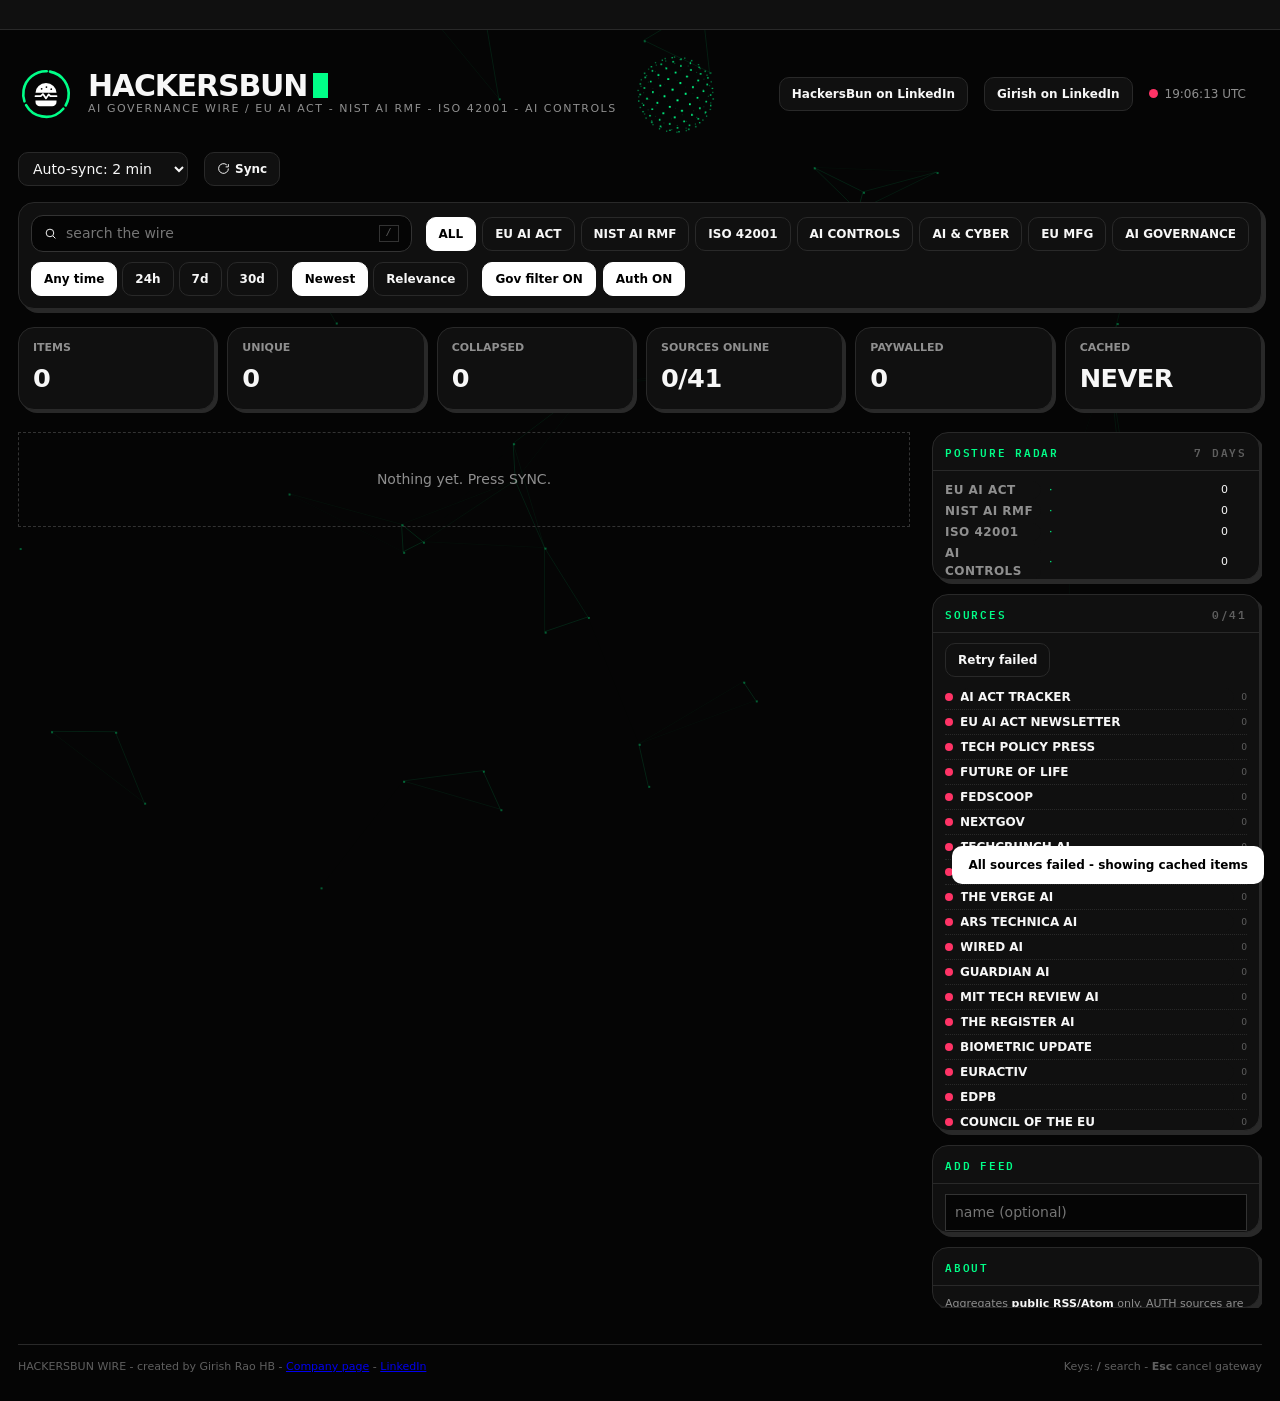
<file: index.html>
<!DOCTYPE html>
<html lang="en">
<head>
<meta charset="utf-8">
<meta name="viewport" content="width=device-width,initial-scale=1">
<title>HACKERSBUN - AI Governance Wire</title>
<link rel="icon" type="image/svg+xml" href="data:image/svg+xml,%3Csvg xmlns='http://www.w3.org/2000/svg' viewBox='0 0 256 256'%3E%3Crect width='256' height='256' rx='56' fill='%23050505'/%3E%3Ccircle cx='128' cy='128' r='96' fill='none' stroke='%2300ff88' stroke-width='14' stroke-dasharray='185 17' stroke-linecap='round' transform='rotate(-80 128 128)'/%3E%3Cpath d='M80 122A48 44 0 0 1 176 122Z M80 158H176V164A20 20 0 0 1 156 184H100A20 20 0 0 1 80 164Z' fill='%23fff'/%3E%3Cpath d='M80 138H104L114 128L128 148L140 130L148 138H176' fill='none' stroke='%23fff' stroke-width='9' stroke-linecap='round' stroke-linejoin='round'/%3E%3C/svg%3E">
<link rel="preconnect" href="https://fonts.googleapis.com"><link rel="preconnect" href="https://fonts.gstatic.com" crossorigin>
<link href="https://fonts.googleapis.com/css2?family=IBM+Plex+Mono:wght@400;500;600&family=Space+Grotesk:wght@500;700&display=swap" rel="stylesheet">
<style>
:root{--bg:#050505;--panel:#101010;--panel2:#171717;--line:#292929;--line2:#333;--txt:#f7f7f7;--dim:#8f8f8f;--mute:#5f5f5f;--g:#00ff88;--gd:#0a8f50;--amber:#ffb020;--red:#ff3366;--mono:'IBM Plex Mono',ui-monospace,Consolas,monospace;--disp:system-ui,-apple-system,'Segoe UI',Roboto,Arial,sans-serif;--sys:system-ui,-apple-system,'Segoe UI',Roboto,Arial,sans-serif}
*{box-sizing:border-box;margin:0;padding:0}
[hidden]{display:none!important}
html{background:var(--bg)}
#bg{position:fixed;inset:0;z-index:-1;pointer-events:none}
#globe{width:84px;height:84px;flex:none}
select{background:var(--panel);border:1px solid var(--line);border-radius:10px;padding:7px 10px;font-size:12px;font-weight:750;cursor:pointer}
select option{background:var(--panel)}
.row,.lead{position:relative;transform:perspective(1000px) rotateX(var(--rx,0deg)) rotateY(var(--ry,0deg))}
.row::after,.lead::after{content:"";position:absolute;inset:0;pointer-events:none;opacity:0;transition:opacity .2s;background:radial-gradient(420px circle at var(--mx,50%) var(--my,50%),rgba(0,255,136,.09),transparent 60%)}
.row:hover::after,.lead:hover::after{opacity:1}
.c.new{background:#fff;color:#000;border-color:#fff;font-weight:700}
body{background:transparent;color:var(--txt);font:14px/1.5 var(--sys);min-height:100vh;-webkit-font-smoothing:antialiased}
button,input,select{font:inherit;color:inherit}
button{cursor:pointer;background:var(--panel);border:1px solid var(--line);border-radius:10px;padding:7px 12px;font-size:12px;font-weight:750;transition:transform .12s,box-shadow .12s,background .12s,color .12s}
button:hover{border-color:#fff;transform:translate(-1px,-1px);box-shadow:3px 3px 0 #555}
button:focus-visible,input:focus-visible,a:focus-visible{outline:2px solid var(--g);outline-offset:2px}
button.on{background:#fff;color:#000;border-color:#fff}
a.btn{display:inline-block;text-decoration:none;border:1px solid var(--line);background:var(--panel);border-radius:10px;padding:7px 12px;font-size:12px;font-weight:750;color:var(--txt);transition:transform .12s,box-shadow .12s}
a.btn:hover{border-color:#fff;transform:translate(-1px,-1px);box-shadow:3px 3px 0 #555}
.logo{width:56px;height:56px;flex:none;overflow:visible}
.logo .ring{transform-origin:128px 128px;animation:spin 6s linear infinite}
@keyframes spin{to{transform:rotate(360deg)}}
.bw{display:flex;align-items:center;gap:14px}
.wrap{max-width:1280px;margin:0 auto;padding:0 18px}
.ico{width:13px;height:13px;stroke:currentColor;fill:none;stroke-width:1.8;vertical-align:-2px;margin-right:5px}
/* ticker */
#ticker{border-bottom:1px solid var(--line);background:var(--panel);overflow:hidden;white-space:nowrap;height:30px;position:relative}
#ticker .tk{display:inline-block;padding-left:100%;animation:tk 140s linear infinite}
#ticker:hover .tk{animation-play-state:paused}
#ticker button{border:0;padding:0 22px 0 0;text-transform:none;letter-spacing:0;color:var(--dim);font-size:12px;line-height:30px}
#ticker button b{color:var(--g);font-weight:500;margin-right:8px}
#ticker button:hover{color:var(--txt)}
@keyframes tk{to{transform:translateX(-100%)}}
/* masthead */
header.m{display:flex;align-items:center;gap:16px;padding:22px 0 16px;flex-wrap:wrap}
.brand{font:900 30px/1 var(--disp);letter-spacing:-.04em}
.brand i{display:inline-block;width:.5em;height:.82em;background:var(--g);margin-left:6px;vertical-align:-.06em;animation:bl 1.05s steps(1) infinite}
@keyframes bl{50%{opacity:0}}
.tag{color:var(--dim);font-size:11px;letter-spacing:.14em;text-transform:uppercase}
.sp{flex:1}
.clk{font-size:12px;color:var(--dim)}
.led{width:9px;height:9px;border-radius:50%;background:var(--g);box-shadow:0 0 0 0 rgba(60,245,133,.6);animation:pl 2s infinite;display:inline-block;margin-right:7px}
.led.busy{background:var(--amber);animation:none}.led.bad{background:var(--red);animation:none}
@keyframes pl{70%{box-shadow:0 0 0 8px rgba(60,245,133,0)}100%{box-shadow:0 0 0 0 rgba(60,245,133,0)}}
/* controls */
.ctl{border:1px solid var(--line);border-radius:16px;box-shadow:4px 4px 0 var(--line);background:var(--panel);padding:12px;display:flex;flex-wrap:wrap;gap:10px 14px;align-items:center}
.srch{flex:1 1 220px;display:flex;align-items:center;border:1px solid var(--line2);border-radius:12px;padding:0 12px;background:var(--bg)}
.srch input{flex:1;background:none;border:0;padding:7px 4px;outline:0;min-width:0}
.srch kbd{border:1px solid var(--line2);padding:0 6px;font-size:10px;color:var(--mute)}
.chips,.seg{display:flex;flex-wrap:wrap;gap:6px}
.seg button+button{margin-left:-1px}
.sw{display:flex;align-items:center;gap:7px}
.sw button.on::after{content:" ON"}.sw button:not(.on)::after{content:" OFF"}
/* stats */
.stats{display:grid;grid-template-columns:repeat(6,1fr);gap:12px;margin:18px 0 22px}
.stats span{background:var(--panel);border:1px solid var(--line);border-radius:16px;padding:12px 14px;box-shadow:3px 3px 0 var(--line);color:var(--dim);font-size:11px;font-weight:800;text-transform:uppercase}
.stats b{display:block;color:var(--txt);font-size:1.6rem;font-weight:850;margin-top:2px;letter-spacing:-.02em}
@media(max-width:820px){.stats{grid-template-columns:repeat(3,1fr)}}@media(max-width:480px){.stats{grid-template-columns:repeat(2,1fr)}}
/* layout */
.grid{display:grid;grid-template-columns:minmax(0,1fr) 330px;gap:22px;align-items:start}
aside{position:sticky;top:12px;display:flex;flex-direction:column;gap:14px;max-height:calc(100vh - 24px);overflow:auto;padding-right:2px}
.box{border:1px solid var(--line);border-radius:16px;box-shadow:4px 4px 0 var(--line);background:var(--panel);overflow:hidden}
.box h3{font:600 11px var(--mono);letter-spacing:.16em;text-transform:uppercase;color:var(--g);padding:9px 12px;border-bottom:1px solid var(--line);display:flex;justify-content:space-between}
.box h3 span{color:var(--mute)}
.box .bd{padding:10px 12px}
/* lead */
.lead{border:1px solid var(--g);border-radius:18px;box-shadow:5px 5px 0 var(--gd);background:var(--panel2);padding:22px 24px;margin-bottom:18px;position:relative}
.lead::before{content:"LEAD STORY";position:absolute;top:-9px;left:14px;background:var(--bg);color:var(--g);padding:0 8px;font-size:10px;letter-spacing:.2em}
.lead h2{font:900 28px/1.2 var(--disp);letter-spacing:-.03em;margin:10px 0}
.lead p{color:var(--dim);font-size:14px;max-width:80ch}
/* rows */
.row{display:grid;grid-template-columns:70px minmax(0,1fr);border:1px solid var(--line);border-radius:17px;overflow:hidden;box-shadow:4px 4px 0 var(--line);background:var(--panel);margin-bottom:14px;transition:transform .15s,box-shadow .15s}
.row:hover{transform:perspective(1000px) translate(-3px,-3px) rotateX(var(--rx,0deg)) rotateY(var(--ry,0deg));box-shadow:7px 7px 0 #555}
.row:has(.c.act){border-color:var(--g);box-shadow:4px 4px 0 var(--gd)}
.rail{border-right:1px solid var(--line);padding:11px 6px;text-align:center;color:var(--mute);font-size:11px;display:flex;flex-direction:column;gap:6px;align-items:center}
.rail .no{font:700 20px/1 var(--disp);color:var(--dim)}
.rail .sig{letter-spacing:-1px;color:var(--gd);font-size:11px}
.body{padding:11px 14px;min-width:0}
.meta{display:flex;flex-wrap:wrap;gap:5px;margin-bottom:6px}
.c{border:1px solid var(--line2);background:var(--panel2);border-radius:999px;font-family:var(--mono);padding:1px 9px;font-size:10px;letter-spacing:.06em;text-transform:uppercase;color:var(--dim);line-height:18px;white-space:nowrap}
.c.src{color:var(--txt);border-color:var(--mute)}
.c.top{color:var(--g);border-color:var(--gd)}
.c.act{background:var(--g);color:#000;border-color:var(--g);font-weight:600}
.c.wat{color:var(--g);border-color:var(--g)}
.c.auth{color:var(--amber);border-color:var(--amber)}
.c.tier{color:var(--txt);border-style:dashed}
.c.dupe{color:var(--txt);cursor:help}
.c.stale{color:var(--mute);border-style:dotted}
.ttl{font:850 16px/1.35 var(--disp);margin-bottom:4px}
.ex{color:var(--dim);display:-webkit-box;-webkit-line-clamp:2;-webkit-box-orient:vertical;overflow:hidden}
.act-row{display:flex;gap:8px;margin-top:9px}
.more{display:block;margin:16px auto;padding:9px 26px}
.empty,.err{border:1px dashed var(--line2);padding:36px;text-align:center;color:var(--dim)}
.sk{height:84px;border:1px solid var(--line);margin-bottom:8px;background:linear-gradient(90deg,var(--panel) 0 40%,var(--panel2) 50%,var(--panel) 60%);background-size:300% 100%;animation:sk 1.4s linear infinite}
@keyframes sk{to{background-position:-300% 0}}
/* sidebar */
.rad{display:grid;grid-template-columns:96px 1fr 26px;gap:3px 8px;font-size:11px;align-items:center}
.rad button{border:0;padding:0;text-align:left;color:var(--dim);letter-spacing:.04em}
.rad button.on{background:none;color:var(--g)}
.bar{color:var(--g);letter-spacing:-1px;overflow:hidden;white-space:nowrap}
.rad span:last-child{text-align:right;color:var(--txt)}
.srcs{list-style:none;font-size:11px}
.srcs li{display:flex;align-items:center;gap:7px;padding:3px 0;border-bottom:1px dotted var(--line)}
.srcs li button{border:0;padding:0;flex:1;text-align:left;text-transform:none;letter-spacing:0;color:var(--txt);overflow:hidden;text-overflow:ellipsis;white-space:nowrap}
.srcs li button.on{background:none;color:var(--g)}
.dot{width:8px;height:8px;border-radius:50%;background:var(--mute);flex:none}.dot.ok{background:var(--g)}.dot.no{background:var(--red)}.dot.wait{background:var(--amber)}
.srcs small{color:var(--mute)}
.srcs .x{padding:0 5px;font-size:10px}
form.add{display:flex;flex-direction:column;gap:7px}
form.add input{background:var(--bg);border:1px solid var(--line2);padding:7px 9px;outline:0;width:100%}
form.add input:focus{border-color:var(--g)}
.about{color:var(--dim);font-size:11px}
.about b{color:var(--txt)}
footer{margin:36px 0 26px;padding-top:14px;border-top:1px solid var(--line);color:var(--mute);font-size:11px;display:flex;flex-wrap:wrap;gap:8px 24px;justify-content:space-between}
#toasts{position:fixed;right:16px;bottom:16px;z-index:70;display:flex;flex-direction:column;gap:8px}
.toast{background:#fff;color:#000;font-weight:800;border-radius:10px;padding:10px 16px;font-size:12px;animation:ti .18s ease-out;max-width:340px}
@keyframes ti{from{transform:translateY(8px);opacity:0}}
/* gateway */
#gw{position:fixed;inset:0;z-index:100;background:var(--bg);display:flex;align-items:center;justify-content:center;padding:18px}
.term{width:min(420px,100%);text-align:center;border:1px solid var(--line);border-radius:20px;box-shadow:6px 6px 0 var(--line);background:var(--panel);padding:30px 24px 24px}
.term .tb{font:900 12px var(--disp);letter-spacing:.2em;color:var(--dim);margin-bottom:20px}
.spin{width:64px;height:64px;margin:0 auto 18px;border-radius:50%;border:4px solid var(--line);border-top-color:var(--g);animation:sp .8s linear infinite}
@keyframes sp{to{transform:rotate(360deg)}}
.term .big{font:900 20px var(--disp);letter-spacing:-.02em}
.term pre{font:inherit;color:var(--dim);margin:6px 0 4px;white-space:pre-wrap;word-break:break-all}
.term .ab{display:flex;gap:10px;justify-content:center;margin-top:18px;flex-wrap:wrap}
@media(max-width:960px){.grid{grid-template-columns:1fr}aside{position:static;max-height:none}}
@media(max-width:560px){.brand{font-size:26px}.lead h2{font-size:21px}.row{grid-template-columns:48px minmax(0,1fr)}.rail .no{font-size:15px}.wrap{padding:0 10px}}
@media(prefers-reduced-motion:reduce){*{animation:none!important}}
</style>
</head>
<body>
<canvas id="bg" aria-hidden="true"></canvas>
<div id="ticker" aria-label="Headline ticker"><div class="tk" id="tk"></div></div>
<div class="wrap">
  <header class="m">
    <div class="bw"><svg class="logo" viewBox="0 0 256 256" role="img" aria-label="HackersBun"><g class="ring"><circle cx="128" cy="128" r="104" fill="none" stroke="#00ff88" stroke-width="12" stroke-dasharray="199 18.4" stroke-linecap="round" transform="rotate(-80 128 128)"/></g><g fill="#fff" stroke="#fff"><path d="M80 122A48 44 0 0 1 176 122Z" stroke="none"/><path d="M80 158H176V164A20 20 0 0 1 156 184H100A20 20 0 0 1 80 164Z" stroke="none"/><path d="M80 138H104L114 128L128 148L140 130L148 138H176" fill="none" stroke-width="8" stroke-linecap="round" stroke-linejoin="round"/></g><g fill="#050505"><circle cx="108" cy="104" r="4"/><circle cx="130" cy="96" r="4"/><circle cx="152" cy="106" r="4"/></g></svg><div><div class="brand">HACKERSBUN<i></i></div><div class="tag">AI Governance Wire / EU AI Act - NIST AI RMF - ISO 42001 - AI Controls</div></div></div>
    <canvas id="globe" width="120" height="120" aria-hidden="true"></canvas>
    <div class="sp"></div>
    <a class="btn" href="https://www.linkedin.com/company/hackersbun" target="_blank" rel="noopener">HackersBun on LinkedIn</a>
    <a class="btn" href="https://www.linkedin.com/in/girishraohb/" target="_blank" rel="noopener">Girish on LinkedIn</a>
    <div class="clk"><span class="led" id="led"></span><span id="clk">--:--:-- UTC</span></div>
    <span class="clk" id="nxt"></span>
    <select id="auto" title="Auto-sync interval" aria-label="Auto-sync interval"><option value="0">Auto-sync: off</option><option value="60">Auto-sync: 60 sec</option><option value="120">Auto-sync: 2 min</option><option value="300">Auto-sync: 5 min</option><option value="900">Auto-sync: 15 min</option></select>
    <button id="sync" title="Force sync now"><svg class="ico" viewBox="0 0 24 24"><path d="M21 12a9 9 0 1 1-3-6.7M21 4v5h-5"/></svg>Sync</button>
  </header>

  <section class="ctl" aria-label="Controls">
    <label class="srch"><svg class="ico" viewBox="0 0 24 24"><circle cx="11" cy="11" r="7"/><path d="M21 21l-4.3-4.3"/></svg><input id="q" placeholder="search the wire" autocomplete="off" aria-label="Search"><kbd>/</kbd></label>
    <div class="chips" id="chips"></div>
    <div class="seg" id="rng"><button data-r="0" class="on">Any time</button><button data-r="1">24h</button><button data-r="7">7d</button><button data-r="30">30d</button></div>
    <div class="seg"><button id="sNew" class="on">Newest</button><button id="sRel">Relevance</button></div>
    <div class="sw"><button id="tGov" class="on" title="Hide items that match no governance topic">Gov filter</button><button id="tAuth" class="on" title="Include authenticated / paywalled sources">Auth</button></div>
  </section>
  <div class="stats" id="stats"></div>

  <div class="grid">
    <main>
      <div id="lead"></div><div id="docket"></div><button class="more" id="more" hidden>Load more</button>
    </main>
    <aside>
      <div class="box"><h3>Posture radar <span>7 days</span></h3><div class="bd"><div class="rad" id="radar"></div>
        <div style="margin-top:10px;display:flex;gap:8px;flex-wrap:wrap"><button id="brief" title="Copy a brief of the top ACTION items, with gateway links">Copy brief</button><button id="expC" title="Export the current view as CSV">CSV</button><button id="expJ" title="Export the current view as JSON">JSON</button></div></div></div>
      <div class="box"><h3>Sources <span id="srcN"></span></h3><div class="bd"><button id="retry" style="margin-bottom:8px" title="Re-fetch only the sources that failed">Retry failed</button><ul class="srcs" id="srcs"></ul></div></div>
      <div class="box"><h3>Add feed</h3><div class="bd"><form class="add" id="addf"><input id="fn" placeholder="name (optional)" maxlength="30"><input id="fu" placeholder="https://example.com/feed.xml" required><button>Add source</button></form></div></div>
      <div class="box"><h3>About</h3><div class="bd about">Aggregates <b>public RSS/Atom</b> only. AUTH sources are listed but never bypassed: OPEN lands on the publisher where your own subscription applies. Tier hints are keyword heuristics, not legal classification.</div></div>
    </aside>
  </div>
  <footer><span>HACKERSBUN WIRE - created by Girish Rao HB - <a href="https://www.linkedin.com/company/hackersbun" target="_blank" rel="noopener">Company page</a> - <a href="https://www.linkedin.com/in/girishraohb/" target="_blank" rel="noopener">LinkedIn</a></span><span>Keys: <b>/</b> search - <b>Esc</b> cancel gateway</span></footer>
</div>
<div id="toasts" aria-live="polite"></div>
<div id="gw" hidden role="dialog" aria-modal="true" aria-label="Hackersbun gateway"></div>

<script>
'use strict';
/* ===== FEED REGISTRY (edit freely). Dead URLs are harmless: they show a red dot. ===== */
const FEEDS=[
 {name:'AI ACT TRACKER',url:'https://artificialintelligenceact.eu/feed/'},
 {name:'EU AI ACT NEWSLETTER',url:'https://artificialintelligenceact.substack.com/feed'},
 {name:'TECH POLICY PRESS',url:'https://www.techpolicy.press/feed/'},
 {name:'FUTURE OF LIFE',url:'https://futureoflife.org/feed/'},
 {name:'FEDSCOOP',url:'https://fedscoop.com/feed/'},
 {name:'NEXTGOV',url:'https://www.nextgov.com/rss/all/'},
 {name:'TECHCRUNCH AI',url:'https://techcrunch.com/category/artificial-intelligence/feed/'},
 {name:'VENTUREBEAT AI',url:'https://venturebeat.com/category/ai/feed/'},
 {name:'THE VERGE AI',url:'https://www.theverge.com/rss/ai-artificial-intelligence/index.xml'},
 {name:'ARS TECHNICA AI',url:'https://arstechnica.com/ai/feed/'},
 {name:'WIRED AI',url:'https://www.wired.com/feed/tag/ai/latest/rss'},
 {name:'GUARDIAN AI',url:'https://www.theguardian.com/technology/artificialintelligenceai/rss'},
 {name:'MIT TECH REVIEW AI',url:'https://www.technologyreview.com/topic/artificial-intelligence/feed'},
 {name:'THE REGISTER AI',url:'https://www.theregister.com/software/ai_ml/headlines.atom'},
 {name:'BIOMETRIC UPDATE',url:'https://www.biometricupdate.com/feed'},
 {name:'EURACTIV',url:'https://www.euractiv.com/feed/'},
 {name:'EDPB',url:'https://edpb.europa.eu/feed/news_en'},
 {name:'COUNCIL OF THE EU',url:'https://www.consilium.europa.eu/en/rss/pressreleases.ashx'},
 {name:'EU PARLIAMENT',url:'https://www.europarl.europa.eu/rss/doc/press-releases/en.xml'},
 {name:'EU PARLIAMENT TOP',url:'https://www.europarl.europa.eu/rss/doc/top-stories/en.xml'},
 {name:'CNIL (EN)',url:'https://www.cnil.fr/en/rss.xml'},
 {name:'NIST',url:'https://www.nist.gov/news-events/news/rss.xml'},
 {name:'NCSC UK',url:'https://www.ncsc.gov.uk/api/1/services/v1/news-rss-feed.xml'},
 {name:'KREBS ON SECURITY',url:'https://krebsonsecurity.com/feed/'},
 {name:'SECURITYWEEK',url:'https://www.securityweek.com/feed/'},
 {name:'WIRED SECURITY',url:'https://www.wired.com/feed/category/security/latest/rss'},
 {name:'CSO ONLINE',url:'https://www.csoonline.com/feed/'},
 {name:'INFOSECURITY MAG',url:'https://www.infosecurity-magazine.com/rss/news/'},
 {name:'HELP NET SECURITY',url:'https://www.helpnetsecurity.com/feed/'},
 {name:'AWS SECURITY BLOG',url:'https://aws.amazon.com/blogs/security/feed/'},
 {name:'CISA ADVISORIES',url:'https://www.cisa.gov/cybersecurity-advisories/all.xml'},
 {name:'MICROSOFT SECURITY',url:'https://www.microsoft.com/en-us/security/blog/feed/'},
 {name:'SCHNEIER',url:'https://www.schneier.com/feed/atom/'},
 {name:'THE HACKER NEWS',url:'https://feeds.feedburner.com/TheHackersNews'},
 {name:'BLEEPINGCOMPUTER',url:'https://www.bleepingcomputer.com/feed/'},
 {name:'DARK READING',url:'https://www.darkreading.com/rss.xml'},
 {name:'CLOUD SECURITY ALLIANCE',url:'https://cloudsecurityalliance.org/blog/feed/'},
 {name:'OPENAI NEWS',url:'https://openai.com/news/rss.xml'},
 {name:'GOOGLE DEEPMIND',url:'https://deepmind.google/blog/rss.xml'},
 {name:'HUGGING FACE',url:'https://huggingface.co/blog/feed.xml'},
 {name:'IAPP',url:'https://iapp.org/rss/feed.xml',auth:true}
];
const LOCAL_PORT=8787, TTL=30*60e3, TIMEOUT=9000, PER_FEED=15, PAGE=30, POOL=6, CACHE_KEY='hb.cache.v4', CUSTOM_KEY='hb.custom.v1', STICKY_KEY='hb.sticky.v1';
const LOCAL_PROXY=location.protocol==='file:'?`http://localhost:${LOCAL_PORT}/proxy?url=`:(/^(localhost|127\.0\.0\.1)$/.test(location.hostname)?location.origin+'/proxy?url=':'');

/* ===== RELEVANCE TABLES ===== */
const TOPICS={
 'EU AI ACT':{'eu ai act':12,'ai act':8,'ai office':7,'gpai':7,'general purpose ai':7,'high risk ai':6,'implementing act':6,'digital omnibus':7,'code of practice':4,'harmonised standard':5,'conformity assessment':6,'ce marking':4,'market surveillance':4,'prohibited ai':6,'european commission':2,'member states':2,'brussels':2},
 'NIST AI RMF':{'ai rmf':12,'ai risk management framework':12,'nist':7,'genai profile':8,'ai safety institute':6,'aisi':5,'risk management framework':6,'csrc':5,'executive order':3,'omb':3},
 'ISO 42001':{'iso iec 42001':12,'iso 42001':12,'iso42001':12,'ai management system':9,'management system':4,'certification':3,'certified':3,'accreditation':3,'iso':2,'iec':2},
 'AI CONTROLS':{'ai controls':12,'ai audit':9,'ai assurance':9,'model risk':8,'control framework':6,'guardrails':6,'red teaming':6,'red team':5,'risk assessment':4,'regulatory sandbox':4,'incident response':3,'controls':3,'audit':2},
 'AI & CYBER':{'data breach':8,'breach':4,'ransomware':6,'cyberattack':6,'cyber attack':6,'malware':4,'exploited':5,'exploit':3,'supply chain attack':7,'threat actor':5,'critical vulnerability':6,'cve':3,'phishing':3,'shadow ai':10,'prompt injection':9,'jailbreak':7,'model theft':7,'data poisoning':8,'ai agent':4,'ai agents':4,'mcp server':6,'data leakage':6,'ai supply chain':7,'llm':3,'vulnerability':2,'zero day':3,'ai security':9},
 'EU MFG':{'manufacturer':8,'placed on the market':8,'machinery regulation':8,'general product safety':8,'provider obligations':9,'product safety':6,'importer':5,'distributor':5,'deployer':5,'penalties':5,'obligations':3,'enforcement':3,'recall':3},
 'AI GOVERNANCE':{'ai governance':12,'responsible ai':7,'trustworthy ai':7,'ai ethics':6,'ai policy':6,'oversight':5,'accountability':5,'governance':4,'ai safety':4,'gdpr':4,'regulator':4,'ai risk':4,'regulation':3,'transparency':3,'data protection':3,'board':2}
};
const TOPIC_LIST=Object.keys(TOPICS);
const TIERS=[['PROHIBITED',/(prohibited ai|social scoring|emotion recognition|subliminal|untargeted scraping|real time biometric)/],['HIGH-RISK',/(high risk ai|conformity assessment|annex iii|critical infrastructure|medical device|machinery regulation)/],['GPAI',/(gpai|general purpose ai|foundation model|systemic risk)/],['TRANSPARENCY',/(deepfake|chatbot|transparency obligation|watermark|synthetic content)/]];
const ACTION_RX=/(deadline|enters? into force|comes? into (effect|force)|takes effect|postpone|delay|final text|adopted|guidelines|consultation|template|fined?|penalt|enforcement|call for|mandatory|standard published|omnibus)/;
const STOP=new Set('a an the of to in on for and or with by at from as is are was be this that it its how why what new says will after over into about'.split(' '));

/* ===== STATE ===== */
const $=s=>document.querySelector(s);
const S={items:[],raw:{},health:{},topic:'ALL',q:'',sort:'new',gov:true,auth:true,src:null,page:1,syncedAt:0,stats:{items:0,unique:0,collapsed:0},syncing:false,booted:false,range:0,lastVisit:+localStorage.getItem('hb.visit')||0};
try{const u=JSON.parse(localStorage.getItem('hb.ui'));if(u)for(const k of['sort','gov','auth','topic','range'])if(k in u)S[k]=u[k]}catch{}
const saveUI=()=>localStorage.setItem('hb.ui',JSON.stringify({sort:S.sort,gov:S.gov,auth:S.auth,topic:S.topic,range:S.range}));
const OPTIONS_AUTO=localStorage.getItem('hb.auto');let autoSec=OPTIONS_AUTO===null?120:+OPTIONS_AUTO,nextAt=0,autoT;
let sticky=localStorage.getItem(STICKY_KEY)||'', localDown=false;
const custom=()=>{try{return JSON.parse(localStorage.getItem(CUSTOM_KEY))||[]}catch{return[]}};
const allFeeds=()=>FEEDS.concat(custom().map(f=>({...f,custom:true})));

/* ===== DOM HELPERS (no innerHTML with feed data) ===== */
function h(tag,props,...kids){const e=document.createElement(tag);for(const k in props||{}){const v=props[k];if(k==='class')e.className=v;else if(k.startsWith('on'))e.addEventListener(k.slice(2),v);else if(v!==false&&v!=null)e.setAttribute(k,v===true?'':v)}for(const c of kids.flat())if(c!=null)e.append(c.nodeType?c:document.createTextNode(c));return e}
function toast(m){const t=h('div',{class:'toast'},m);$('#toasts').append(t);setTimeout(()=>t.remove(),2600)}
const IC={open:'<path d="M14 4h6v6M20 4l-9 9M18 14v5H5V6h5"/>',copy:'<rect x="9" y="9" width="11" height="11"/><path d="M5 15V5h10"/>'};
function ico(n){const s=document.createElementNS('http://www.w3.org/2000/svg','svg');s.setAttribute('class','ico');s.setAttribute('viewBox','0 0 24 24');s.innerHTML=IC[n];return s}

/* ===== CLEANING ===== */
function decode(s){const d=new DOMParser().parseFromString(String(s||''),'text/html');d.querySelectorAll('script,style').forEach(n=>n.remove());return d.body.textContent||''}
function clean(s,max){let t=decode(s);if(/&(#\d+|#x[\da-f]+|[a-z]+);/i.test(t))t=decode(t);
 t=t.replace(/\s+/g,' ').replace(/\s+([,.;:!?])/g,'$1').replace(/\[(…|\.\.\.)\]/g,'')
  .replace(/\s*The post .{0,300}? appeared first on .*$/i,'').replace(/\s*(Read more|Continue reading|Click here)[^.]{0,60}(…|\.\.\.|»)?\s*$/i,'')
  .replace(/^[\s\-–—•·*]+/,'').trim();
 if(t)t=t[0].toUpperCase()+t.slice(1);
 if(max&&t.length>max){t=t.slice(0,max);const i=t.lastIndexOf(' ');t=(i>max*.6?t.slice(0,i):t).replace(/[\s,;:.\-]+$/,'')+'…'}
 return t}
function cleanUrl(u){try{const x=new URL(String(u).trim());if(!/^https?:$/.test(x.protocol))return null;[...x.searchParams.keys()].forEach(k=>{if(/^(utm_|mc_)/i.test(k)||/^(fbclid|gclid|ref|ref_src|igshid)$/i.test(k))x.searchParams.delete(k)});x.hash='';return x.href}catch{return null}}
const linkKey=u=>u.replace(/^https?:\/\/(www\.)?/,'').replace(/\/+$/,'').toLowerCase();
const toks=t=>t.toLowerCase().replace(/[^a-z0-9]+/g,' ').split(' ').filter(w=>w&&!STOP.has(w));

/* ===== PARSING ===== */
const kid=(n,...names)=>[...n.children].find(c=>names.includes(c.localName));
function parseXML(t){const d=new DOMParser().parseFromString(t,'text/xml');if(d.querySelector('parsererror'))throw Error('xml');
 let nodes=[...d.getElementsByTagName('item')];if(!nodes.length)nodes=[...d.getElementsByTagName('entry')];
 if(!nodes.length&&!d.querySelector('rss,feed,RDF'))throw Error('not a feed');
 return nodes.map(n=>{let link='';const l=[...n.children].filter(c=>c.localName==='link');
  if(l.length){const a=l.find(x=>(x.getAttribute('rel')||'alternate')==='alternate')||l[0];link=a.getAttribute('href')||a.textContent}
  if(!link){const g=kid(n,'guid','id');if(g&&/^https?:/.test(g.textContent.trim()))link=g.textContent.trim()}
  const g=(...a)=>{const e=kid(n,...a);return e?e.textContent:''};
  return{title:g('title'),link,date:g('pubDate','published','updated','date'),desc:g('encoded')||g('description','summary','content')}})}
function parseR2J(j){if(j.status!=='ok'||!Array.isArray(j.items))throw Error('r2j');return j.items.map(i=>({title:i.title,link:i.link,date:i.pubDate?String(i.pubDate).replace(' ','T')+'Z':'',desc:i.description||i.content}))}

/* ===== FETCH CHAIN (sticky, 9s timeout) ===== */
const GW={local:u=>LOCAL_PROXY+encodeURIComponent(u),allorigins:u=>'https://api.allorigins.win/raw?url='+encodeURIComponent(u),rss2json:u=>'https://api.rss2json.com/v1/api.json?rss_url='+encodeURIComponent(u),corsproxy:u=>'https://corsproxy.io/?url='+encodeURIComponent(u)};
function chain(){const g=[];if(LOCAL_PROXY&&!localDown)g.push('local');g.push('allorigins','rss2json','corsproxy');const i=g.indexOf(sticky);if(i>0){g.splice(i,1);g.unshift(sticky)}return g}
async function attempt(gw,url){const c=new AbortController(),t=setTimeout(()=>c.abort(),TIMEOUT);
 try{const r=await fetch(GW[gw](url),{signal:c.signal});if(!r.ok)throw Error('http '+r.status);
  const t=await r.text();return t.trimStart()[0]==='{'?parseR2J(JSON.parse(t)):parseXML(t)}
 catch(e){if(gw==='local'&&e.name!=='AbortError'&&e instanceof TypeError)localDown=true;throw e}finally{clearTimeout(t)}}
async function fetchFeed(f){const t0=performance.now();let last;
 for(const gw of chain()){try{const raw=await attempt(gw,f.url);if(gw!==sticky){sticky=gw;localStorage.setItem(STICKY_KEY,gw)}
   return{raw,via:gw,ms:Math.round(performance.now()-t0)}}catch(e){last=e}}
 throw last||Error('failed')}
function normalise(raw,f){const out=[];for(const r of raw){const link=cleanUrl(r.link),title=clean(r.title,150);if(!link||!title)continue;
  const ts=Date.parse(r.date)||0;out.push({title,full:clean(r.desc,700),excerpt:clean(r.desc,260),link,ts:ts>Date.now()+864e5?Date.now():ts,source:f.name,auth:!!f.auth});if(out.length>=PER_FEED)break}return out}

/* ===== SCORING ===== */
const pad=t=>' '+t.toLowerCase().replace(/[^a-z0-9]+/g,' ').trim()+' ';
function score(it){const T=pad(it.title),B=pad(it.full||it.excerpt);let best=['GENERAL',0,[]];
 for(const tp of TOPIC_LIST){let s=0;const hits=[];for(const k in TOPICS[tp]){const w=TOPICS[tp][k],a=' '+k+' ',b=' '+k+'s ';let m=0;if(T.includes(a)||T.includes(b))m+=2*w;if(B.includes(a)||B.includes(b))m+=w;if(m){s+=m;hits.push([k,w])}}
  if(s>best[1])best=[tp,s,hits]}
 const all=T+B;it.topic=best[1]>=4?best[0]:'GENERAL';it.score=best[1];
 it.tags=best[2].sort((a,b)=>b[1]-a[1]).slice(0,3).map(x=>x[0]);
 it.tier=(TIERS.find(t=>t[1].test(all))||[])[0]||'';
 it.signal=it.topic==='GENERAL'?'':ACTION_RX.test(all)&&it.score>=6?'ACTION':it.score>=12?'WATCH':'FYI'}

/* ===== DEDUPE ===== */
function dedupe(list){list.sort((a,b)=>b.ts-a.ts);const keep=[],lk=new Map(),tk=new Map();let col=0;
 for(const it of list){const l=linkKey(it.link),tt=toks(it.title),k=tt.slice(0,10).join(' '),set=new Set(tt);let k0=lk.get(l)||(k&&tk.get(k));
  if(!k0)for(const c of keep){const cs=c._set;let n=0;for(const w of set)if(cs.has(w))n++;const u=set.size+cs.size-n;if(u&&n/u>=.72){k0=c;break}}
  if(k0){(k0.dupes=k0.dupes||[]).push(it.source);col++;continue}
  it._set=set;keep.push(it);lk.set(l,it);if(k)tk.set(k,it)}
 return{keep,col}}

/* ===== BUILD / SYNC ===== */
function rebuild(){const all=[];let n=0;for(const f of allFeeds()){const r=S.raw[f.url];if(r){n+=r.length;all.push(...r.map(x=>({...x,source:f.name,auth:!!f.auth,stale:!!(S.health[f.url]&&S.health[f.url].stale)})))}}
 all.forEach(score);const d=dedupe(all);S.items=d.keep;S.stats={items:n,unique:d.keep.length,collapsed:d.col};render()}
function saveCache(){try{localStorage.setItem(CACHE_KEY,JSON.stringify({t:S.syncedAt,raw:S.raw,health:S.health}))}catch{}}
function loadCache(){try{const c=JSON.parse(localStorage.getItem(CACHE_KEY));if(c&&c.raw){S.raw=c.raw;S.health=c.health||{};S.syncedAt=c.t||0;return true}}catch{}return false}
async function sync(force,only){if(S.syncing)return;if(!force&&S.syncedAt&&Date.now()-S.syncedAt<TTL)return;
 S.syncing=true;localDown=false;setLed('busy');$('#sync').disabled=true;arm();const before=new Set(S.items.map(i=>i.link));let done=0;
 const feeds=only?allFeeds().filter(f=>!(S.health[f.url]&&S.health[f.url].ok)):allFeeds();feeds.forEach(f=>{S.health[f.url]={...(S.health[f.url]||{}),wait:true}});renderSources();
 let i=0,ok=0;const worker=async()=>{while(i<feeds.length){const f=feeds[i++];
   try{const{raw,via,ms}=await fetchFeed(f);S.raw[f.url]=normalise(raw,f);S.health[f.url]={ok:true,via,ms,count:S.raw[f.url].length};ok++}
   catch(e){const had=(S.raw[f.url]||[]).length;S.health[f.url]={ok:false,stale:had>0,count:had,err:String(e.message||e)}}
   if(++done%8===0)rebuild();renderSources()}};
 await Promise.all(Array.from({length:POOL},worker));
 S.live=ok>0;if(ok)S.syncedAt=Date.now();saveCache();S.syncing=false;$('#sync').disabled=false;
 setLed(ok?'':'bad');rebuild();const fresh=before.size?S.items.filter(i=>i.topic!=='GENERAL'&&!before.has(i.link)).length:0;
 toast(!ok?'All sources failed - showing cached items':`Synced ${ok}/${feeds.length} sources via ${sticky||'n/a'}`+(fresh?` - ${fresh} new item${fresh>1?'s':''}`:''))}
function arm(){clearInterval(autoT);$('#nxt').textContent='';if(!autoSec)return;nextAt=Date.now()+autoSec*1000;
 autoT=setInterval(()=>{if(S.syncing)return;const l=Math.round((nextAt-Date.now())/1000);if(l<=0)sync(true);else $('#nxt').textContent='NEXT '+Math.floor(l/60)+':'+String(l%60).padStart(2,'0')},1000)}
function setTitle(){const n=S.lastVisit?S.items.filter(i=>i.topic!=='GENERAL'&&i.ts>S.lastVisit).length:0;document.title=(n?`(${n}) `:'')+'HACKERSBUN - AI Governance Wire'}
function dl(name,text,type){const a=h('a',{href:URL.createObjectURL(new Blob([text],{type})),download:name});document.body.append(a);a.click();a.remove();toast('Exported '+name)}
function exportView(kind){const l=filtered();if(!l.length)return toast('Nothing to export');const rows=l.map(i=>({published:i.ts?new Date(i.ts).toISOString():'',source:i.source,topic:i.topic,signal:i.signal,tier:i.tier,title:i.title,url:i.link,gateway:gwUrl(i.link)}));
 const d=new Date().toISOString().slice(0,10);if(kind==='json')return dl(`hackersbun-${d}.json`,JSON.stringify(rows,null,2),'application/json');
 const q=v=>'"'+(/^[=+\-@]/.test(v)?"'"+v:v).replace(/"/g,'""')+'"',k=Object.keys(rows[0]);dl(`hackersbun-${d}.csv`,[k.join(','),...rows.map(r=>k.map(c=>q(String(r[c]))).join(','))].join('\r\n'),'text/csv')}
function setLed(c){$('#led').className='led '+c}

/* ===== VIEW ===== */
const age=ts=>{if(!ts)return'--';const s=Math.max(0,(Date.now()-ts)/1000);return s<60?'now':s<3600?Math.floor(s/60)+'m':s<86400?Math.floor(s/3600)+'h':Math.floor(s/86400)+'d'};
function filtered(){const q=S.q.toLowerCase().trim();let l=S.items.filter(it=>{
  if(S.gov&&it.topic==='GENERAL')return false;if(!S.auth&&it.auth)return false;if(S.topic!=='ALL'&&it.topic!==S.topic)return false;if(S.src&&it.source!==S.src)return false;if(S.range&&it.ts<Date.now()-S.range*864e5)return false;
  if(q&&!(it.title+' '+it.excerpt+' '+it.source+' '+it.tags.join(' ')).toLowerCase().includes(q))return false;return true});
 if(S.sort==='rel')l=l.slice().sort((a,b)=>b.score-a.score||b.ts-a.ts);return l}
const b64=s=>{let b='';for(const x of new TextEncoder().encode(s))b+=String.fromCharCode(x);return btoa(b).replace(/\+/g,'-').replace(/\//g,'_').replace(/=+$/,'')};
const unb64=s=>{s=s.replace(/-/g,'+').replace(/_/g,'/');while(s.length%4)s+='=';const b=atob(s);return new TextDecoder().decode(Uint8Array.from(b,c=>c.charCodeAt(0)))};
const base=()=>location.href.split('#')[0];
/* Set SHARE_BASE to where you host index.html (e.g. your Netlify URL) so links copied to Teams work for colleagues. Empty = this page. */
const SHARE_BASE='https://kbgirishhb.github.io/hackersbun_AIGOV/';
const gwUrl=t=>(SHARE_BASE||base())+'#/go/'+b64(t);
function openGw(t){const w=window.open(gwUrl(t),'_blank');if(w)w.opener=null;else toast('Popup blocked - allow popups or use COPY')}
function copy(text){const ok=()=>toast('Gateway link copied');if(navigator.clipboard&&window.isSecureContext)navigator.clipboard.writeText(text).then(ok,()=>fb());else fb();
 function fb(){const a=h('textarea',{style:'position:fixed;opacity:0'});a.value=text;document.body.append(a);a.select();try{document.execCommand('copy')?ok():toast('Copy failed')}catch{toast('Copy failed')}a.remove()}}
function chips(it){const m=[h('span',{class:'c src'},it.source)];if(S.lastVisit&&it.ts>S.lastVisit)m.unshift(h('span',{class:'c new',title:'Published since your last visit'},'NEW'));
 if(it.topic!=='GENERAL')m.push(h('span',{class:'c top'},it.topic));else m.push(h('span',{class:'c'},'GENERAL'));
 if(it.signal==='ACTION')m.push(h('span',{class:'c act'},'ACTION'));else if(it.signal==='WATCH')m.push(h('span',{class:'c wat'},'WATCH'));
 if(it.tier)m.push(h('span',{class:'c tier',title:'Indicative EU AI Act tier hint from keywords'},'TIER '+it.tier));
 it.tags.forEach(t=>m.push(h('span',{class:'c'},'#'+t)));
 if(it.auth)m.push(h('span',{class:'c auth',title:'Authenticated source - your own subscription applies at the destination'},'AUTH'));
 if(it.stale)m.push(h('span',{class:'c stale',title:'Source failed on last sync; showing cached copy'},'CACHED'));
 if(it.dupes)m.push(h('span',{class:'c dupe',title:'Also reported by: '+[...new Set(it.dupes)].join(', ')},'+'+it.dupes.length+' DUPES'));return m}
const actions=it=>h('div',{class:'act-row'},h('button',{onclick:()=>openGw(it.link),'aria-label':'Open '+it.title},ico('open'),'Open'),h('button',{onclick:()=>teamsCopy(it),title:'Copy as a Teams-ready post','aria-label':'Copy as Teams post'},ico('copy'),'Copy'));
/* Teams post: bold heading, 2-line summary ending "... Read More", then the gateway URL. Rich HTML + plain-text fallback via selection copy. */
function teamsCopy(it){const url=gwUrl(it.link);let ex=it.excerpt.replace(/…$/,'');if(ex.length>175){ex=ex.slice(0,175);ex=ex.slice(0,ex.lastIndexOf(' '))}ex=ex.replace(/[\s,;:.\-]+$/,'');
 const box=h('div',{style:'position:fixed;left:-9999px;top:0;user-select:text;background:#fff;color:#000'},h('h2',{},it.title),h('p',{},ex+'... ',h('a',{href:url},'Read More')),h('p',{},h('a',{href:url},url)));
 document.body.append(box);const r=document.createRange();r.selectNodeContents(box);const s=getSelection();s.removeAllRanges();s.addRange(r);
 let ok=false;try{ok=document.execCommand('copy')}catch{}s.removeAllRanges();box.remove();
 if(ok)toast('Copied - paste into Teams');else copy(it.title+'\n\n'+ex+'... Read More\n'+url)}
const sigbar=s=>{const n=Math.min(5,Math.max(1,Math.round(s/6)));return'▮'.repeat(n)+'▯'.repeat(5-n)};
function render(){const l=filtered(),shown=l.slice(0,S.page*PAGE);const lead=$('#lead'),dk=$('#docket');lead.replaceChildren();dk.replaceChildren();
 if(!l.length){dk.append(S.syncing&&!S.items.length?skel():h('div',{class:'empty'},S.items.length?'No items match the current filters. Try turning GOV FILTER off.':'Nothing yet. Press SYNC.'))}
 else{const t=shown[0];lead.append(h('div',{class:'lead'},h('div',{class:'meta'},chips(t),h('span',{class:'c'},age(t.ts)+' ago')),h('h2',{},t.title),h('p',{},t.excerpt),actions(t)));
  shown.slice(1).forEach((it,i)=>dk.append(h('article',{class:'row'},h('div',{class:'rail'},h('div',{class:'no'},String(i+2).padStart(2,'0')),h('div',{},age(it.ts)),h('div',{class:'sig',title:'Relevance '+it.score},sigbar(it.score))),
    h('div',{class:'body'},h('div',{class:'meta'},chips(it)),h('div',{class:'ttl'},it.title),h('div',{class:'ex'},it.excerpt),actions(it)))))}
 $('#more').hidden=shown.length>=l.length;
 const hv=Object.values(S.health),on=hv.filter(x=>x.ok||x.stale).length;
 $('#stats').replaceChildren(...[['Items',S.stats.items],['Unique',S.stats.unique],['Collapsed',S.stats.collapsed],['Sources online',on+'/'+allFeeds().length],['Paywalled',S.items.filter(i=>i.auth).length],[S.live?'LIVE':'CACHED',S.syncedAt?age(S.syncedAt)+' ago':'never']].map(([k,v])=>h('span',{},k,h('b',{},String(v)))));
 renderChips();renderRadar();renderTicker();setTitle();saveUI()}
const skel=()=>h('div',{},...Array.from({length:6},()=>h('div',{class:'sk'})));
function renderChips(){const c=$('#chips');c.replaceChildren(...['ALL',...TOPIC_LIST].map(t=>h('button',{class:S.topic===t?'on':'',onclick:()=>{S.topic=t;S.page=1;render()}},t)))}
function renderRadar(){const week=Date.now()-7*864e5,cnt={};TOPIC_LIST.forEach(t=>cnt[t]=0);let act=0;S.items.forEach(i=>{if(i.topic!=='GENERAL'&&i.ts>week){cnt[i.topic]++;if(i.signal==='ACTION')act++}});
 const mx=Math.max(1,...Object.values(cnt)),r=$('#radar');r.replaceChildren();
 TOPIC_LIST.forEach(t=>r.append(h('button',{class:S.topic===t?'on':'',onclick:()=>{S.topic=S.topic===t?'ALL':t;S.page=1;render()}},t),h('span',{class:'bar'},'█'.repeat(Math.round(cnt[t]/mx*14))||'·'),h('span',{},String(cnt[t]))));
 r.append(h('span',{style:'grid-column:1/3;color:var(--g);margin-top:6px'},'ACTION ITEMS (7d)'),h('span',{style:'margin-top:6px'},String(act)))}
function renderSources(){const ul=$('#srcs');ul.replaceChildren();const fs=allFeeds();let on=0;
 fs.forEach(f=>{const hl=S.health[f.url]||{};if(hl.ok)on++;const cnt=(S.items.filter(i=>i.source===f.name).length);
  ul.append(h('li',{},h('span',{class:'dot '+(hl.wait?'wait':hl.ok?'ok':hl.ok===false?'no':''),title:hl.ok?`via ${hl.via} in ${hl.ms}ms`:hl.ok===false?'failed: '+hl.err:''}),
   h('button',{class:S.src===f.name?'on':'',title:'Filter by this source',onclick:()=>{S.src=S.src===f.name?null:f.name;S.page=1;render();renderSources()}},f.name+(f.auth?' [AUTH]':'')),h('small',{},String(cnt)),
   f.custom?h('button',{class:'x',title:'Remove',onclick:()=>{localStorage.setItem(CUSTOM_KEY,JSON.stringify(custom().filter(c=>c.url!==f.url)));delete S.raw[f.url];delete S.health[f.url];rebuild();renderSources();toast('Removed '+f.name)}},'x'):null))});
 $('#srcN').textContent=on+'/'+fs.length}
function renderTicker(){const top=S.items.filter(i=>i.topic!=='GENERAL').slice(0,14);const tk=$('#tk');tk.replaceChildren();if(!top.length){tk.append(h('button',{},'Waiting for the wire...'));return}
 top.forEach(i=>tk.append(h('button',{onclick:()=>openGw(i.link)},h('b',{},i.source),i.title)))}
$('#brief').onclick=()=>{const w=Date.now()-7*864e5,l=S.items.filter(i=>i.signal==='ACTION'&&i.ts>w).concat(S.items.filter(i=>i.signal==='WATCH'&&i.ts>w)).slice(0,10);
 if(!l.length)return toast('No ACTION/WATCH items in the last 7 days');
 copy(`# HACKERSBUN AI GOVERNANCE BRIEF - ${new Date().toISOString().slice(0,10)}\n\n`+l.map(i=>`- [${i.signal}] ${i.topic}${i.tier?' / '+i.tier:''} - ${i.title} (${i.source}, ${age(i.ts)} ago)\n  ${gwUrl(i.link)}`).join('\n')+'\n\n_Tier hints are keyword heuristics, not legal classification._');toast('Brief copied')};

/* ===== GATEWAY INTERSTITIAL ===== */
let run=0,gwState='';
const sleep=ms=>new Promise(r=>setTimeout(r,ms));
function gwShell(title,...kids){const g=$('#gw');g.hidden=false;g.replaceChildren(h('div',{class:'term'},h('div',{class:'tb'},title),...kids))}
async function showGo(enc){const my=++run;gwState='go';let target='',host='';
 try{target=unb64(enc);const u=new URL(target);if(!/^https?:$/.test(u.protocol))throw Error('proto');host=u.host}catch{
  return gwShell('HACKERSBUN GATEWAY - ROUTE BLOCKED',h('pre',{},'> OUTBOUND LINK REQUEST RECEIVED\n> BLOCKED: only http and https destinations are allowed\n> NO ROUTING PERFORMED'),h('div',{class:'ab'},h('button',{class:'on',onclick:toWire},'Back to wire')))}
 const go=()=>{if(my!==run)return;run++;handoff(enc,target)};
 gwShell('HACKERSBUN GATEWAY',h('div',{class:'spin'}),h('div',{class:'big'},'Redirecting by HACKERSBUN'),h('pre',{},'Leaving the wire for '+host),h('div',{class:'ab'},h('button',{onclick:cancel},'Cancel'),h('button',{class:'on',onclick:go},'Open now')));
 await sleep(1200);go()}
function handoff(enc,target){history.replaceState(null,'',base()+'#/opened/'+enc);location.href=target}
function cancel(){if(gwState!=='go')return;run++;gwShell('HACKERSBUN GATEWAY - ROUTING CANCELLED',h('pre',{},'> ROUTING ABORTED BY USER\n> NO DATA WAS SENT TO THE DESTINATION'),h('div',{class:'ab'},h('button',{class:'on',onclick:toWire},'Back to wire')))}
function showOpened(enc){run++;gwState='opened';let host='';try{host=new URL(unb64(enc)).host}catch{}
 gwShell('HACKERSBUN GATEWAY - SESSION RETURNED',h('div',{class:'big'},'GATEWAY SESSION RETURNED'),h('pre',{},'> WELCOME BACK FROM '+(host||'DESTINATION')+'\n> YOUR GATEWAY SESSION IS COMPLETE'),h('div',{class:'ab'},h('button',{onclick:()=>{location.hash='#/go/'+enc}},'Reopen'),h('button',{class:'on',onclick:toWire},'Back to wire')))}
function toWire(){run++;gwState='';history.replaceState(null,'',base());$('#gw').hidden=true;boot()}
function route(){const m=location.hash.match(/^#\/(go|opened)\/([\w-]+)$/);if(m){m[1]==='go'?showGo(m[2]):showOpened(m[2]);return true}$('#gw').hidden=true;run++;return false}
addEventListener('hashchange',()=>{if(!route())boot()});

/* ===== BOOT / EVENTS ===== */
function boot(){if(S.booted)return;S.booted=true;const had=loadCache();
 if(had){rebuild();renderSources()}else{render();renderSources()}
 sync(true);arm()}
setInterval(()=>{$('#clk').textContent=new Date().toISOString().slice(11,19)+' UTC'},1000);$('#clk').textContent=new Date().toISOString().slice(11,19)+' UTC';
$('#sync').onclick=()=>sync(true);
let qt;$('#q').oninput=e=>{clearTimeout(qt);qt=setTimeout(()=>{S.q=e.target.value;S.page=1;render()},90)};
$('#sNew').onclick=()=>{S.sort='new';$('#sNew').className='on';$('#sRel').className='';render()};
$('#sRel').onclick=()=>{S.sort='rel';$('#sRel').className='on';$('#sNew').className='';render()};
$('#tGov').onclick=e=>{S.gov=!S.gov;e.target.classList.toggle('on',S.gov);S.page=1;render()};
$('#tAuth').onclick=e=>{S.auth=!S.auth;e.target.classList.toggle('on',S.auth);S.page=1;render()};
$('#more').onclick=()=>{S.page++;render()};
$('#addf').onsubmit=e=>{e.preventDefault();const u=cleanUrl($('#fu').value);if(!u)return toast('Enter a valid http(s) URL');if(allFeeds().some(f=>f.url===u))return toast('Already in the list');
 const name=($('#fn').value.trim()||new URL(u).hostname.replace(/^www\./,'')).toUpperCase();localStorage.setItem(CUSTOM_KEY,JSON.stringify(custom().concat({name,url:u})));$('#fu').value='';$('#fn').value='';renderSources();toast('Added '+name+' - syncing');sync(true)};
addEventListener('keydown',e=>{if(e.key==='Escape'){cancel()}else if(e.key==='/'&&!/^(INPUT|TEXTAREA)$/.test(document.activeElement.tagName)&&$('#gw').hidden){e.preventDefault();$('#q').focus()}});
/* controls added in v3 */
$('#auto').value=String(autoSec);$('#auto').onchange=e=>{autoSec=+e.target.value;localStorage.setItem('hb.auto',autoSec);arm();toast(autoSec?'Auto-sync every '+(autoSec<120?autoSec+' sec':autoSec/60+' min'):'Auto-sync off')};
$('#rng').onclick=e=>{const b=e.target.closest('button');if(!b)return;S.range=+b.dataset.r;S.page=1;syncCtl();render()};
$('#retry').onclick=()=>sync(true,true);$('#expC').onclick=()=>exportView('csv');$('#expJ').onclick=()=>exportView('json');
function syncCtl(){document.querySelectorAll('#rng button').forEach(b=>b.classList.toggle('on',+b.dataset.r===S.range));$('#sNew').className=S.sort==='new'?'on':'';$('#sRel').className=S.sort==='rel'?'on':'';$('#tGov').classList.toggle('on',S.gov);$('#tAuth').classList.toggle('on',S.auth)}
syncCtl();addEventListener('pagehide',()=>localStorage.setItem('hb.visit',Date.now()));
/* 3D tilt + spotlight on cards */
const KIN=e=>e.target.closest&&e.target.closest('.row,.lead');
document.addEventListener('mousemove',e=>{const r=KIN(e);if(!r)return;const b=r.getBoundingClientRect(),px=(e.clientX-b.left)/b.width,py=(e.clientY-b.top)/b.height;
 r.style.setProperty('--ry',((px-.5)*3).toFixed(2)+'deg');r.style.setProperty('--rx',((.5-py)*2.4).toFixed(2)+'deg');r.style.setProperty('--mx',(px*100).toFixed(1)+'%');r.style.setProperty('--my',(py*100).toFixed(1)+'%')});
document.addEventListener('mouseout',e=>{const r=KIN(e);if(r&&!r.contains(e.relatedTarget)){r.style.removeProperty('--rx');r.style.removeProperty('--ry')}});
/* canvas visuals: rotating signal globe + drifting network backdrop (still frame when reduced motion) */
const REDUCE=matchMedia('(prefers-reduced-motion:reduce)').matches;
(function(){const x=$('#globe').getContext('2d'),N=150,P=[];for(let i=0;i<N;i++){const y=1-2*(i+.5)/N,r=Math.sqrt(1-y*y),t=i*2.399963;P.push([Math.cos(t)*r,y,Math.sin(t)*r])}
 let a=.6;(function f(){a+=.012;x.clearRect(0,0,120,120);const c=Math.cos(a),s=Math.sin(a);for(const[p,y,z]of P){const px=p*c+z*s,pz=-p*s+z*c,k=(pz+1)/2;x.fillStyle=`rgba(0,255,136,${.12+.88*k})`;x.fillRect(60+px*54,60+y*54,1+k*1.8,1+k*1.8)}if(!REDUCE)requestAnimationFrame(f)})()})();
(function(){const c=$('#bg'),x=c.getContext('2d');let W,H,N=[];const rs=()=>{W=c.width=innerWidth;H=c.height=innerHeight;N=Array.from({length:Math.min(55,W/24|0)},()=>({x:Math.random()*W,y:Math.random()*H,vx:(Math.random()-.5)*.25,vy:(Math.random()-.5)*.25}))};rs();addEventListener('resize',rs);
 (function f(){x.clearRect(0,0,W,H);for(const n of N){n.x=(n.x+n.vx+W)%W;n.y=(n.y+n.vy+H)%H;x.fillStyle='rgba(0,255,136,.35)';x.fillRect(n.x,n.y,2,2)}
  for(let i=0;i<N.length;i++)for(let j=i+1;j<N.length;j++){const dx=N[i].x-N[j].x,dy=N[i].y-N[j].y,d=dx*dx+dy*dy;if(d<19600){x.strokeStyle=`rgba(0,255,136,${.13*(1-d/19600)})`;x.beginPath();x.moveTo(N[i].x,N[i].y);x.lineTo(N[j].x,N[j].y);x.stroke()}}
  if(!REDUCE)requestAnimationFrame(f)})()})();
if(!route())boot();
</script>
</body>
</html>
</file>
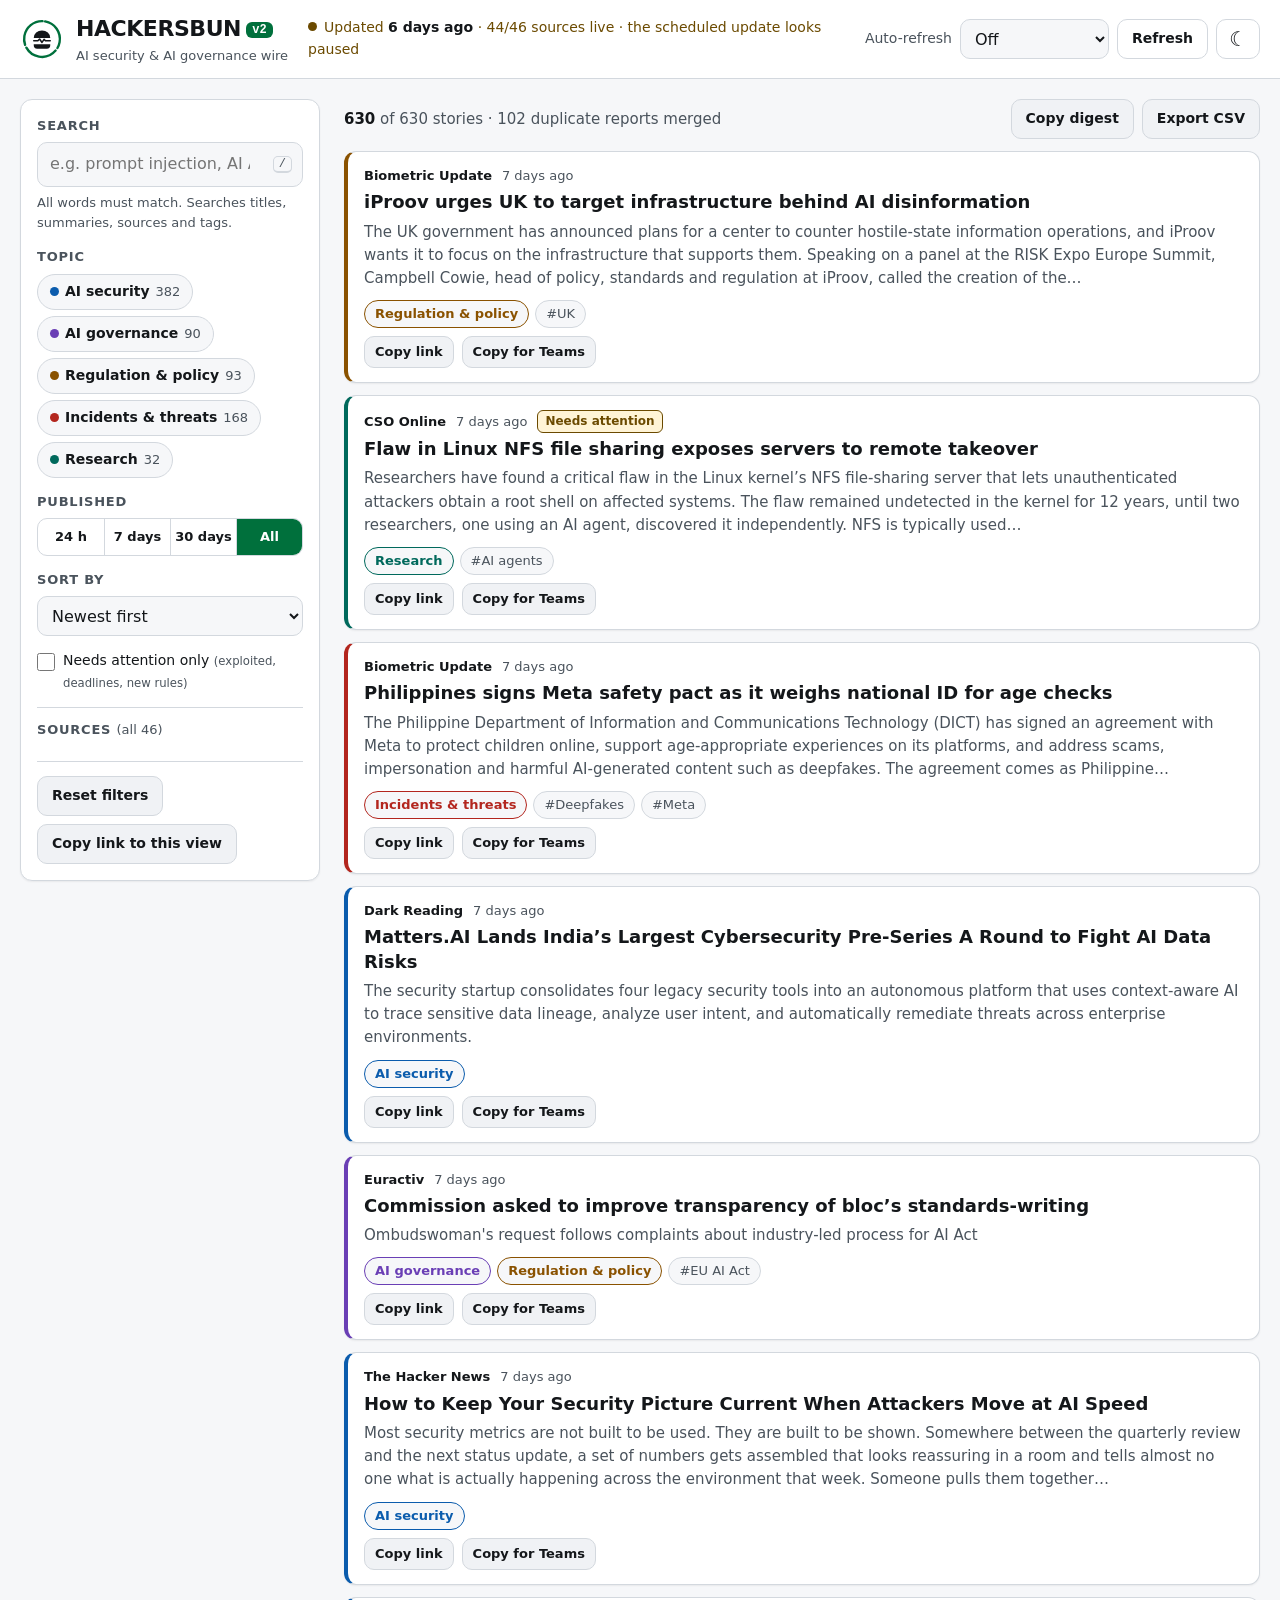
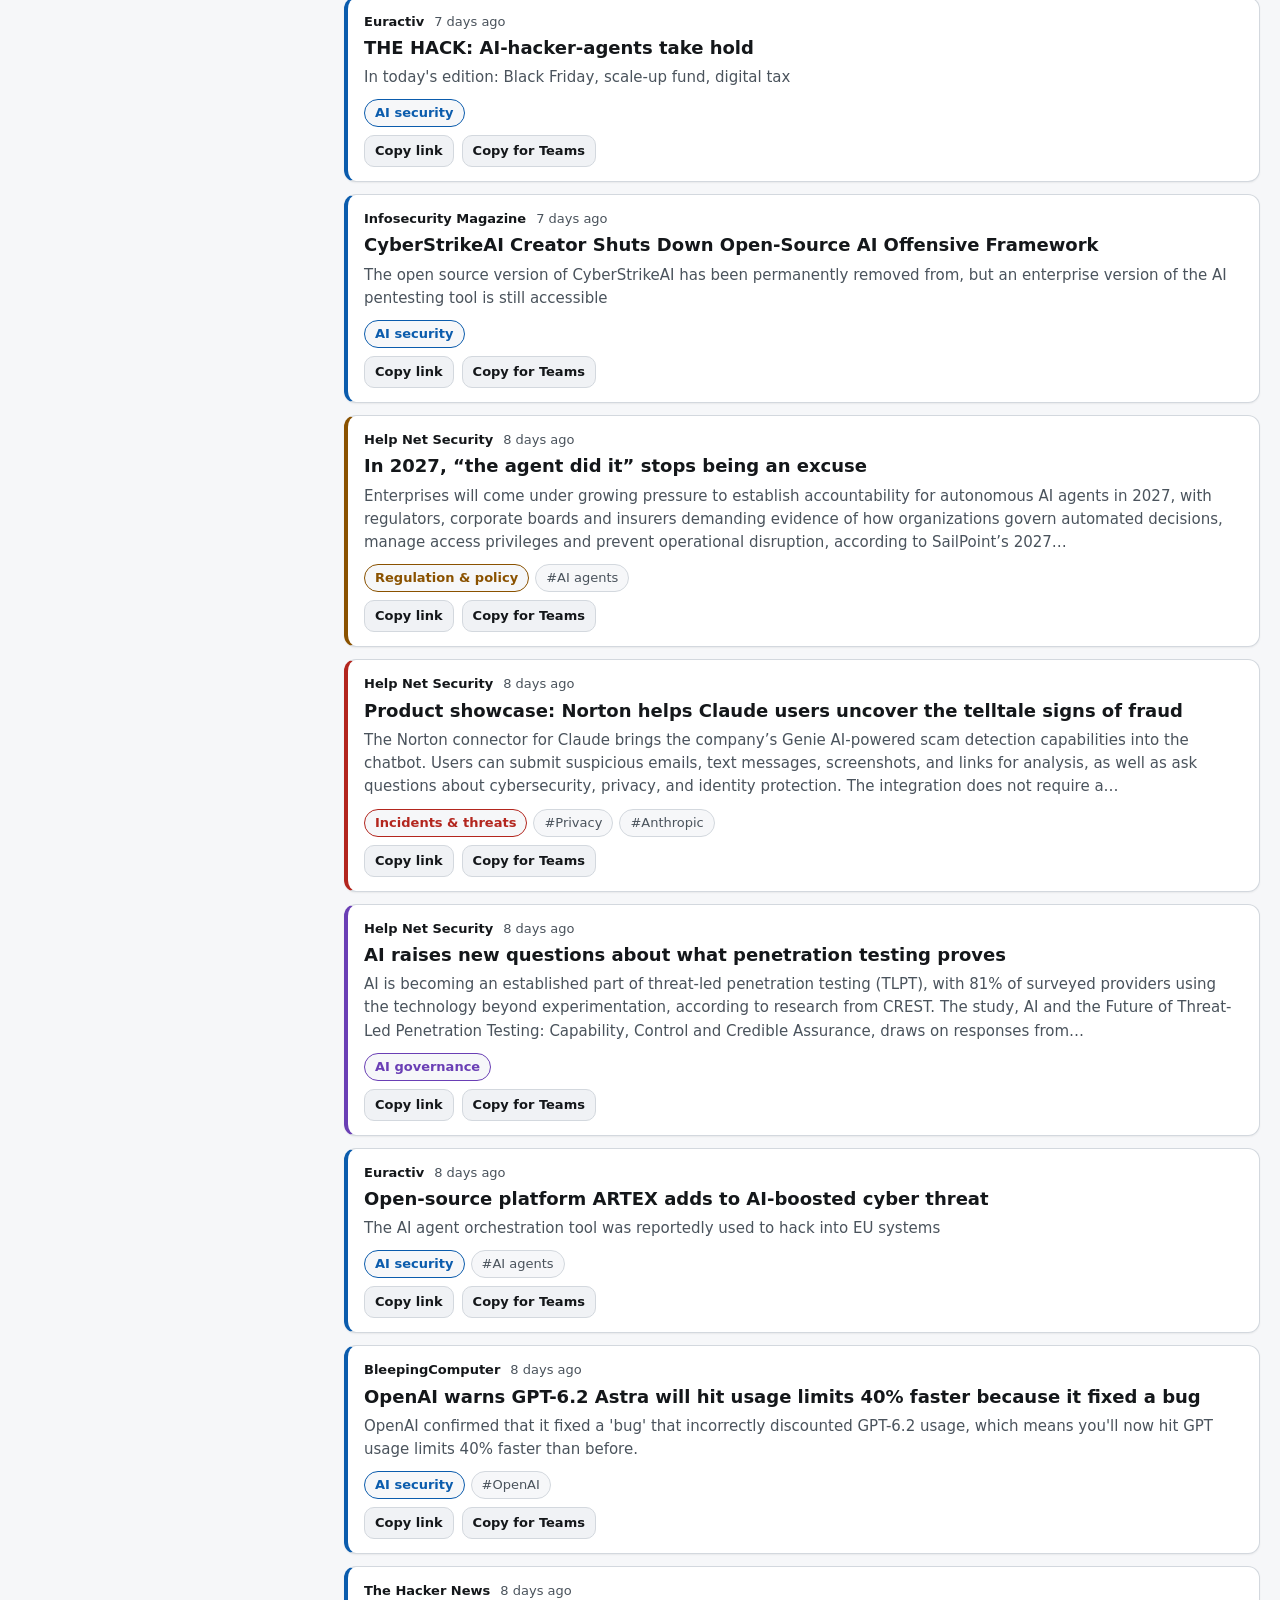
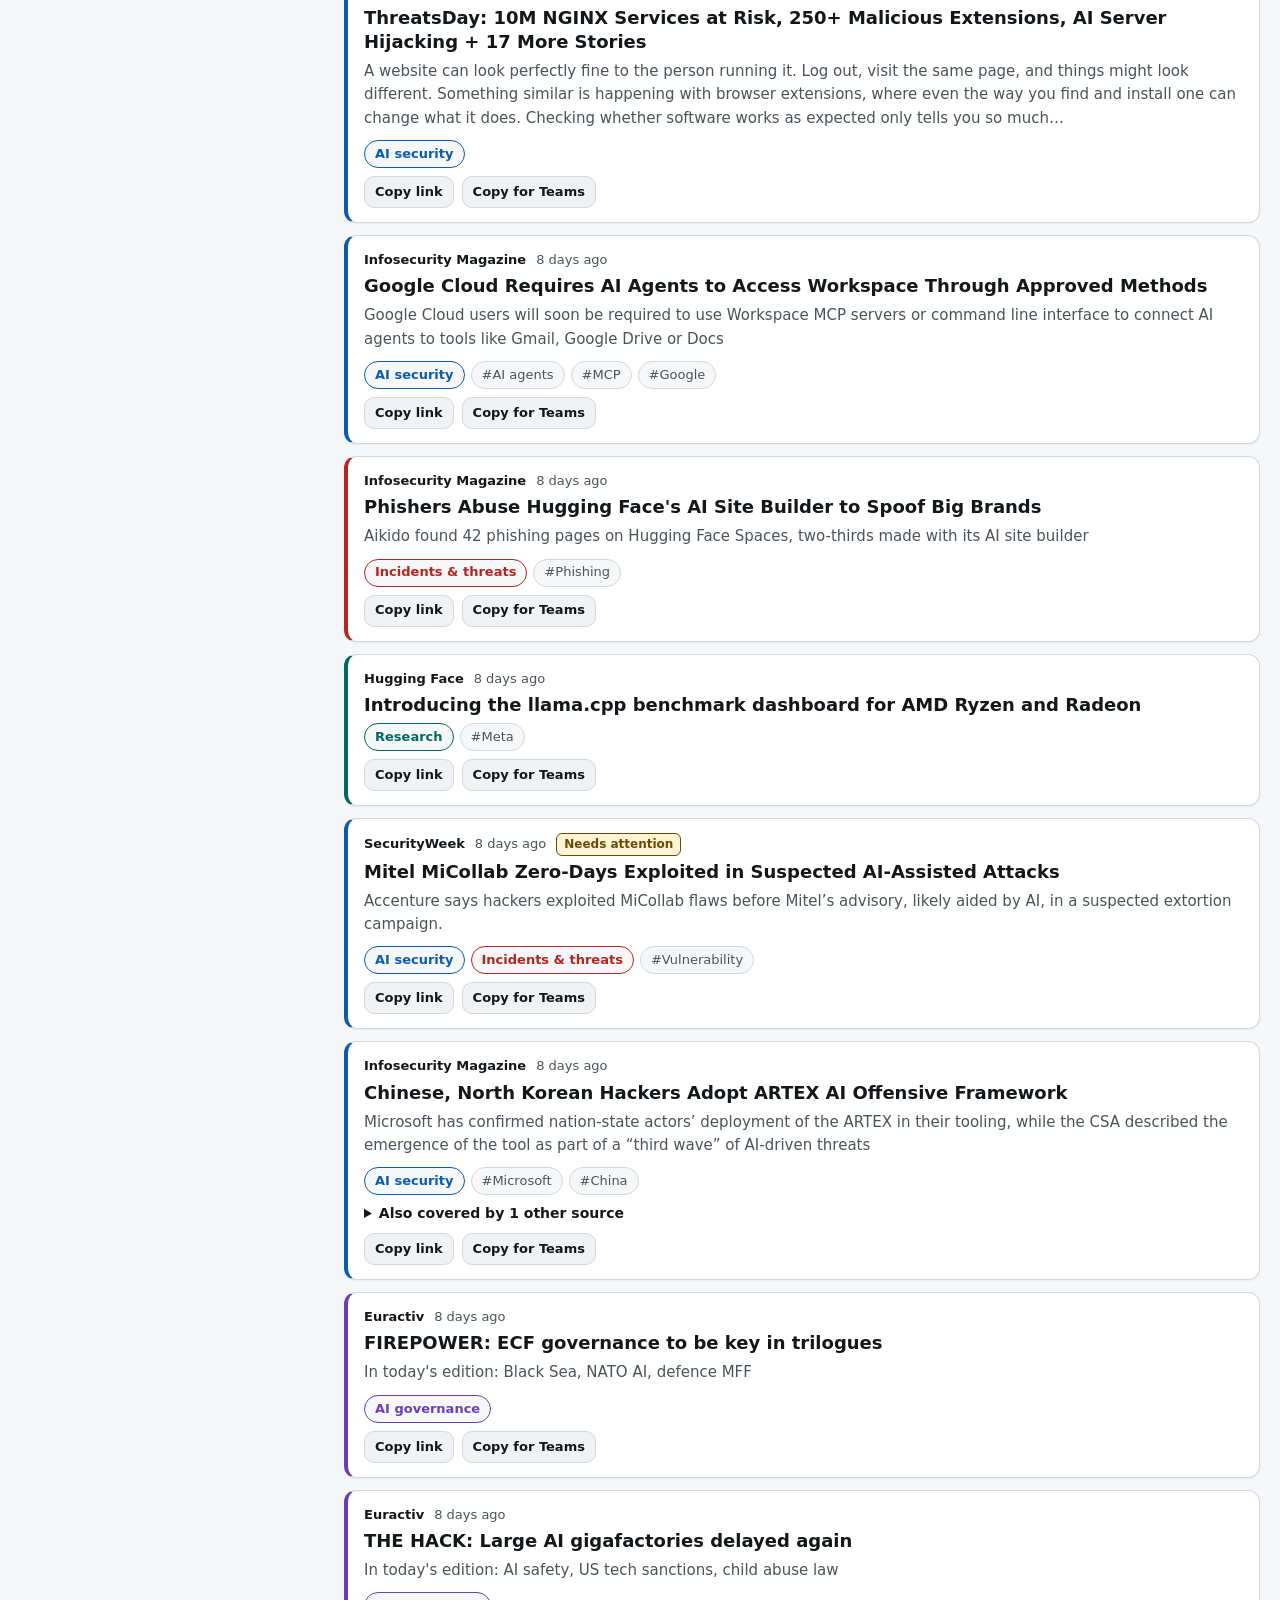
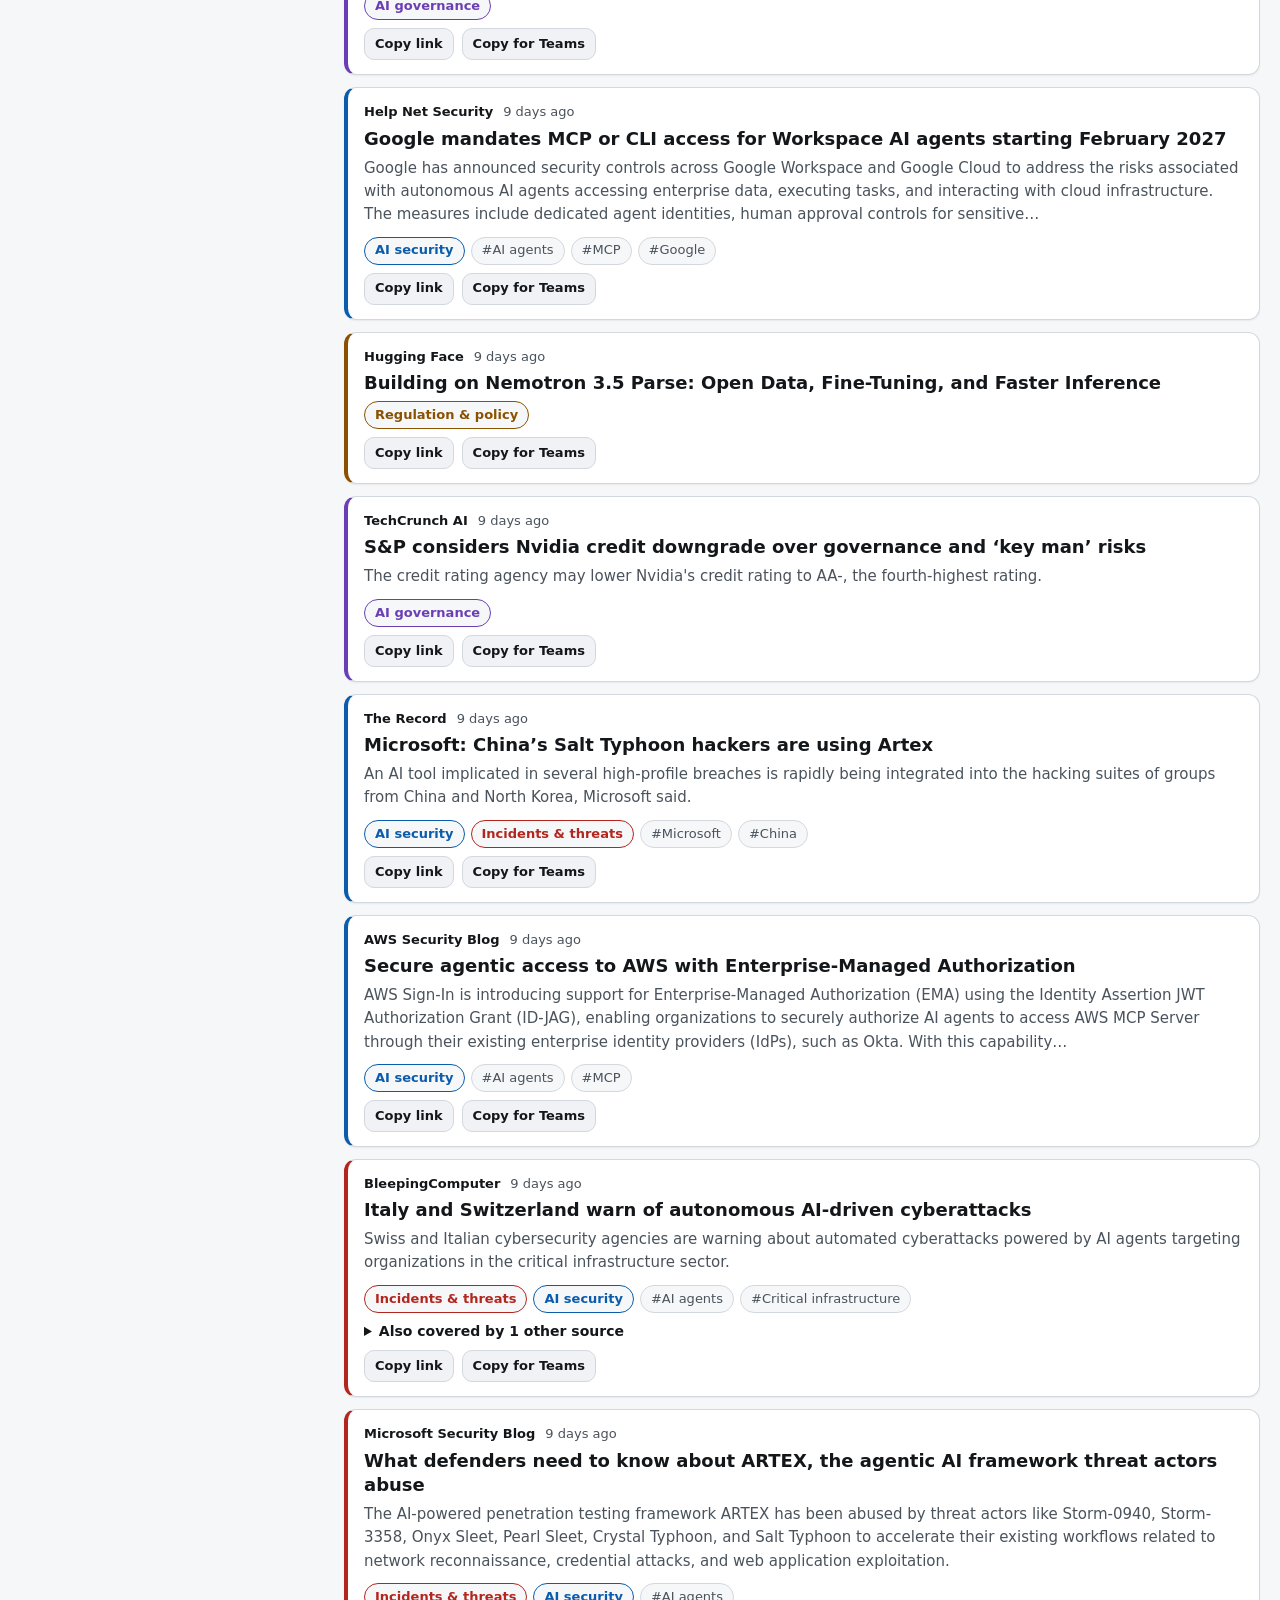
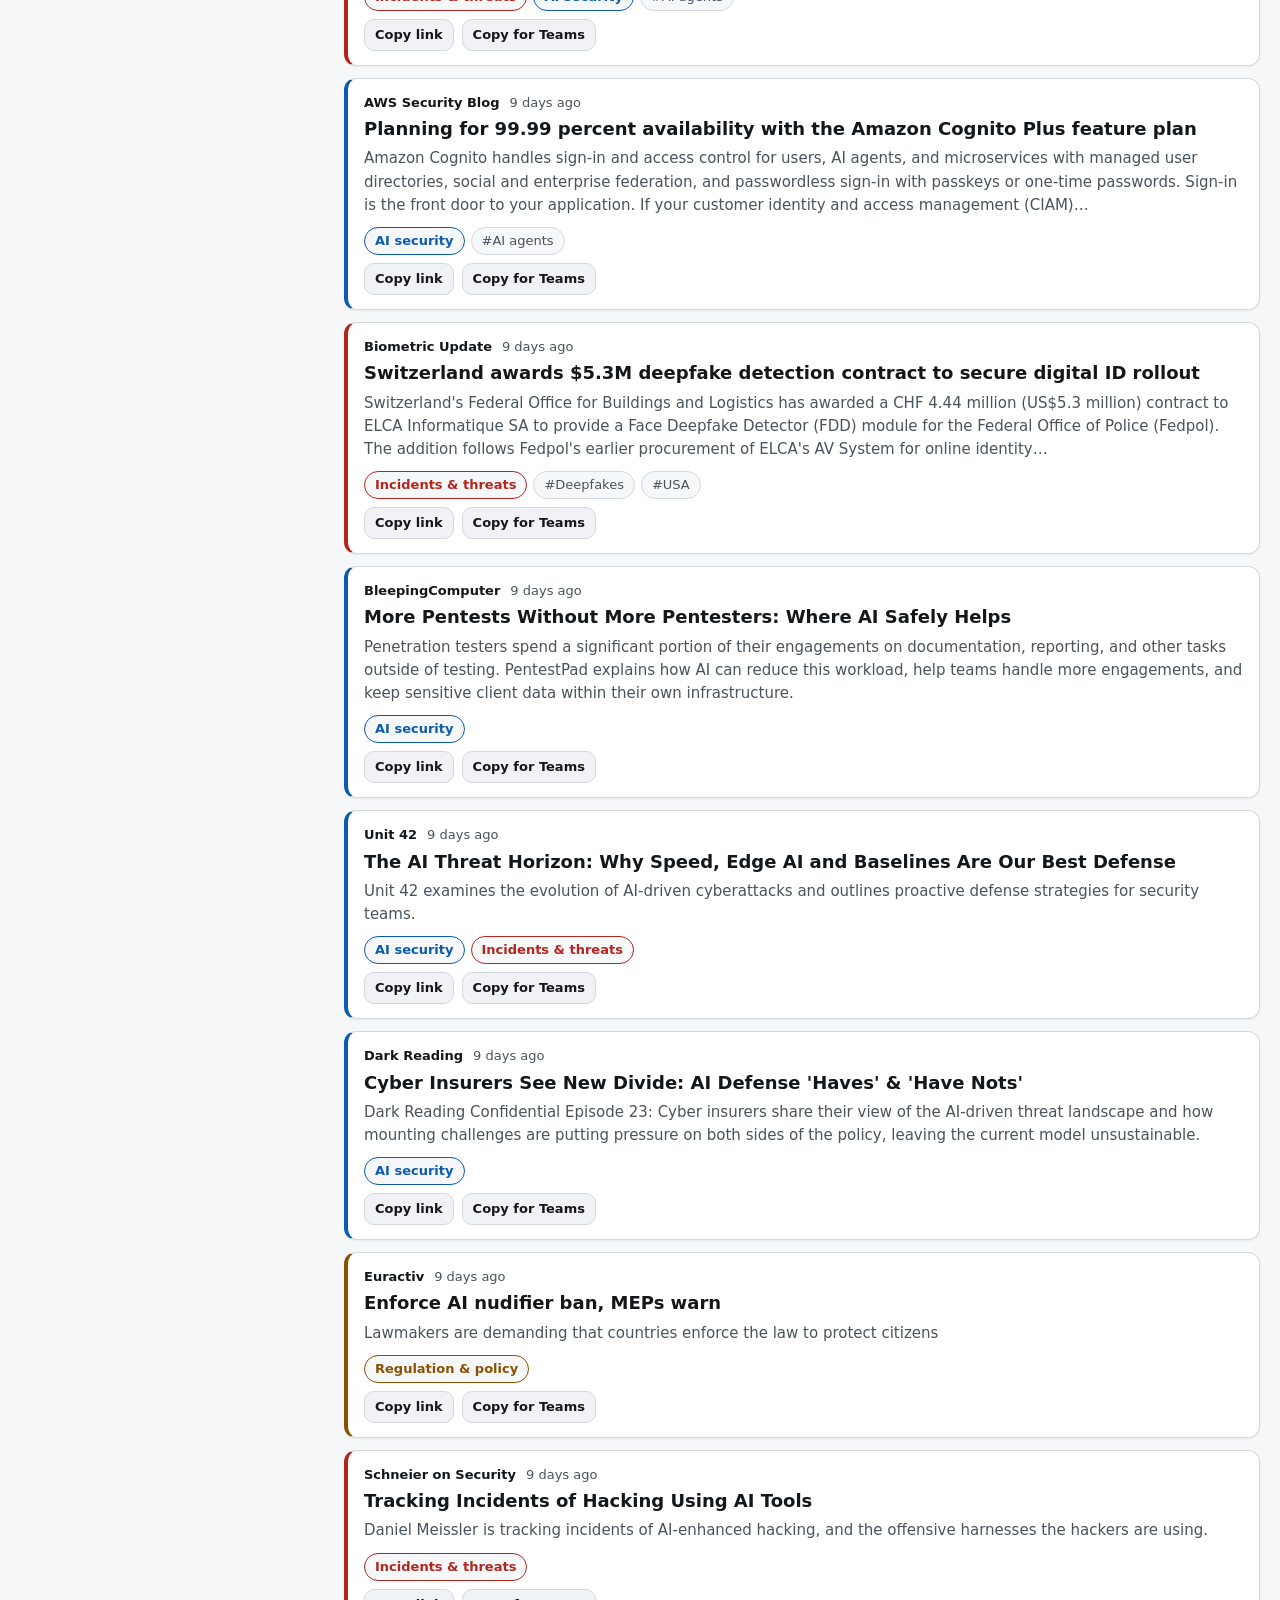
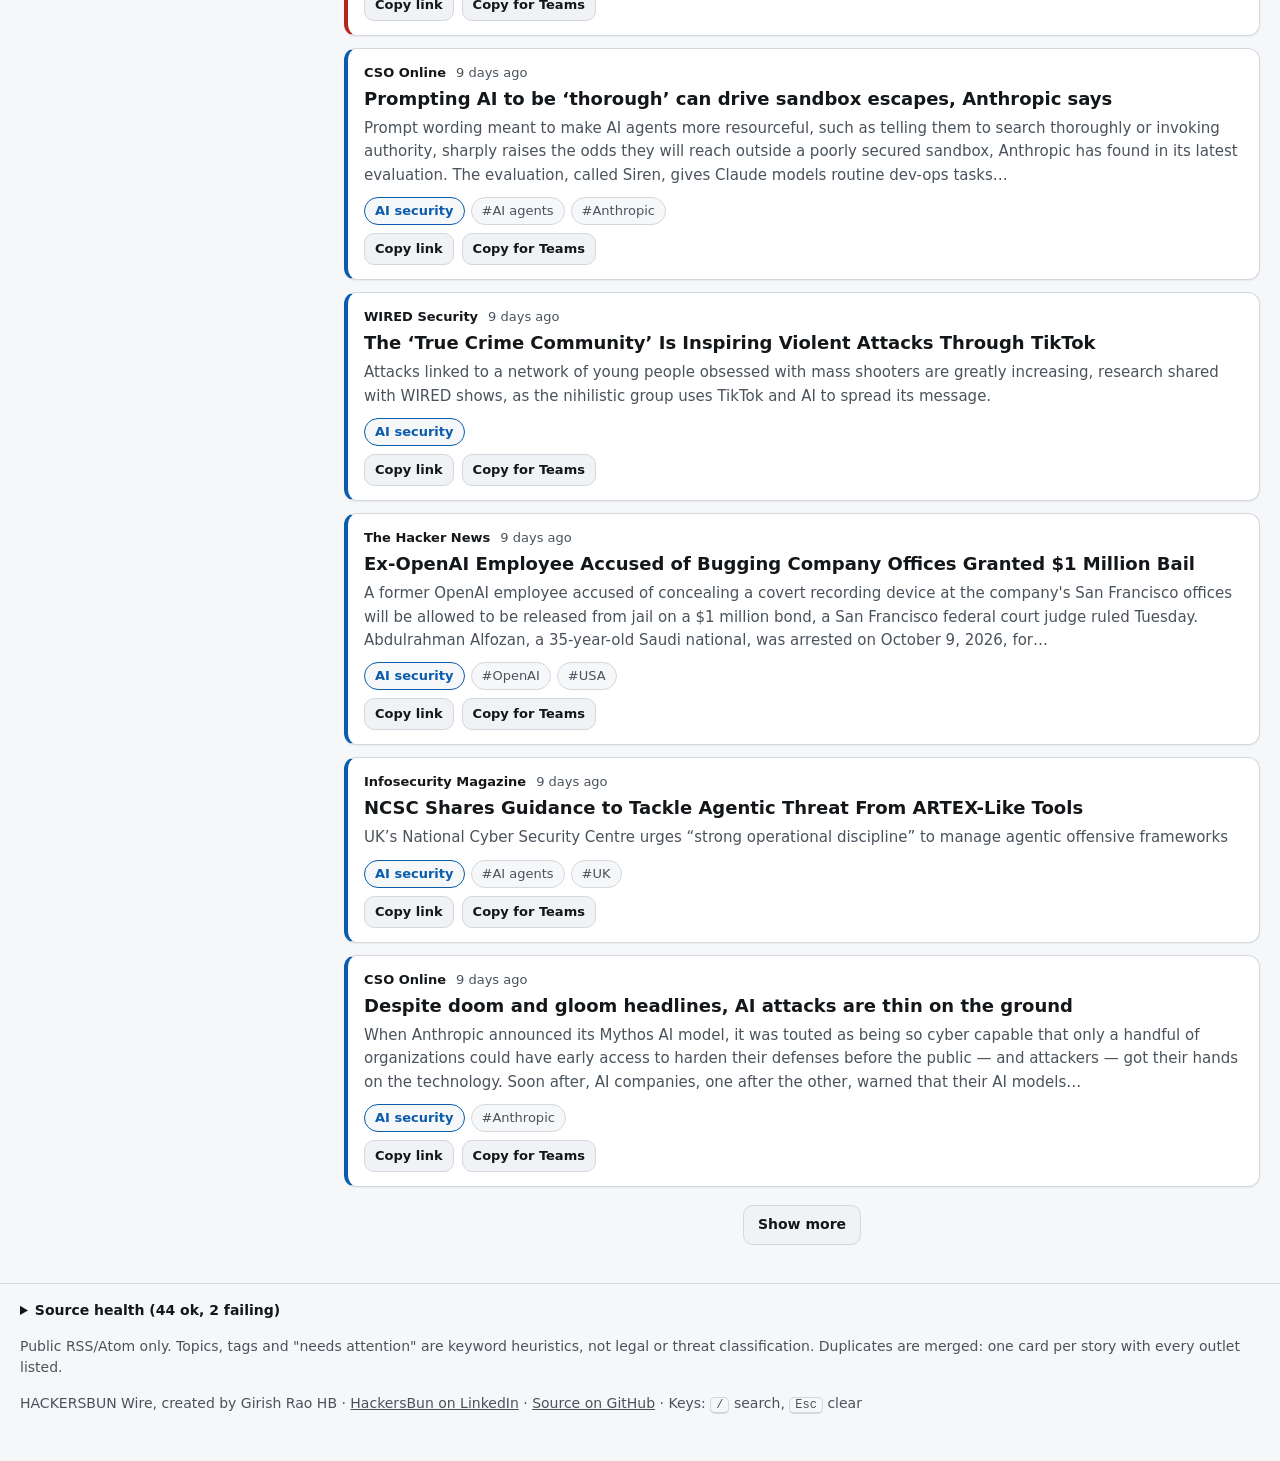
<file: v2/index.html>
<!DOCTYPE html>
<html lang="en">
<head>
<meta charset="utf-8">
<meta name="viewport" content="width=device-width,initial-scale=1">
<meta http-equiv="Content-Security-Policy" content="default-src 'none'; script-src 'self'; style-src 'self'; img-src 'self' data:; connect-src 'self'; manifest-src 'self'; base-uri 'none'; form-action 'none'">
<meta name="referrer" content="no-referrer">
<meta name="color-scheme" content="dark light">
<meta name="description" content="HACKERSBUN v2: always-updated, de-duplicated AI security and AI governance news from 45+ public sources, with search, filters and shareable links.">
<title>HACKERSBUN v2 · AI Security &amp; Governance Wire</title>
<link rel="icon" type="image/svg+xml" href="favicon.svg">
<link rel="stylesheet" href="styles.css">
<script src="theme.js"></script>
<script src="app.js" defer></script>
</head>
<body>
<a class="skip" href="#results">Skip to news</a>

<header class="top">
  <div class="wrap top-in">
    <a class="brand" href="./" aria-label="HACKERSBUN v2 home">
      <svg class="logo" viewBox="0 0 256 256" aria-hidden="true" focusable="false"><circle cx="128" cy="128" r="104" fill="none" stroke="currentColor" stroke-width="14" stroke-dasharray="199 18.4" stroke-linecap="round" transform="rotate(-80 128 128)" class="ring"/><path d="M80 122A48 44 0 0 1 176 122Z M80 158H176V164A20 20 0 0 1 156 184H100A20 20 0 0 1 80 164Z" class="bun"/><path d="M80 138H104L114 128L128 148L140 130L148 138H176" fill="none" stroke-width="9" stroke-linecap="round" stroke-linejoin="round" class="beat"/></svg>
      <span><span class="name">HACKERSBUN</span> <span class="ver">v2</span><span class="sub">AI security &amp; AI governance wire</span></span>
    </a>
    <p class="status" id="status" role="status">Loading news…</p>
    <div class="top-acts">
      <label class="auto" for="autoSel">Auto-refresh</label>
      <select id="autoSel"><option value="0">Off</option><option value="120">Every 2 min</option><option value="300">Every 5 min</option><option value="600">Every 10 min</option></select>
      <button type="button" id="refreshBtn" class="btn ghost">Refresh</button>
      <button type="button" id="themeBtn" class="btn ghost icon" aria-label="Switch to light mode"><span aria-hidden="true">☀</span></button>
    </div>
  </div>
</header>

<div class="wrap layout">
  <button type="button" class="btn filters-toggle" id="filtersToggle" aria-expanded="false" aria-controls="filters">Filters</button>

  <aside id="filters" class="filters" aria-label="Search and filters">
    <form id="filterForm" role="search" novalidate>
      <label class="lbl" for="q">Search</label>
      <div class="search"><input id="q" name="q" type="search" placeholder="e.g. prompt injection, AI Act" autocomplete="off" aria-describedby="qHint"><kbd aria-hidden="true">/</kbd></div>
      <p id="qHint" class="hint">All words must match. Searches titles, summaries, sources and tags.</p>

      <fieldset>
        <legend class="lbl">Topic</legend>
        <div class="chips" id="topicChips"></div>
      </fieldset>

      <fieldset>
        <legend class="lbl">Published</legend>
        <div class="seg" id="rangeSeg">
          <label><input type="radio" name="range" value="1"><span>24 h</span></label>
          <label><input type="radio" name="range" value="7"><span>7 days</span></label>
          <label><input type="radio" name="range" value="30"><span>30 days</span></label>
          <label><input type="radio" name="range" value="0" checked><span>All</span></label>
        </div>
      </fieldset>

      <label class="lbl" for="sort">Sort by</label>
      <select id="sort" name="sort">
        <option value="new">Newest first</option>
        <option value="old">Oldest first</option>
        <option value="rel">Most relevant</option>
        <option value="cov">Most covered (sources)</option>
      </select>

      <label class="check"><input type="checkbox" id="actionOnly"> <span>Needs attention only <small>(exploited, deadlines, new rules)</small></span></label>

      <div id="tagActive" class="tag-active" hidden></div>

      <details class="srcbox" id="srcBox">
        <summary class="lbl">Sources <span id="srcSel"></span></summary>
        <div class="src-acts"><button type="button" class="btn small" id="srcAll">Select all</button><button type="button" class="btn small" id="srcNone">Clear</button></div>
        <ul id="srcList" class="srclist"></ul>
      </details>

      <div class="form-acts">
        <button type="button" class="btn" id="resetBtn">Reset filters</button>
        <button type="button" class="btn" id="shareView">Copy link to this view</button>
      </div>
    </form>
  </aside>

  <main id="results" tabindex="-1">
    <div class="bar">
      <p id="count" class="count" aria-live="polite" aria-atomic="true"></p>
      <div class="bar-acts">
        <button type="button" class="btn" id="digestBtn" title="Copy the top stories in this view as a Markdown digest">Copy digest</button>
        <button type="button" class="btn" id="csvBtn" title="Download this view as CSV">Export CSV</button>
      </div>
    </div>
    <div id="notice" class="notice" hidden></div>
    <button type="button" id="freshBtn" class="fresh" hidden></button>
    <ol id="list" class="list" aria-label="News stories"></ol>
    <button type="button" class="btn more" id="moreBtn" hidden>Show more</button>
  </main>
</div>

<footer class="wrap foot">
  <details class="health" id="health">
    <summary>Source health <span id="healthSum"></span></summary>
    <p class="hint">Fetched server-side by a scheduled GitHub Action. A failing source keeps its last stories until it recovers.</p>
    <ul id="healthList" class="healthlist"></ul>
  </details>
  <p>Public RSS/Atom only. Topics, tags and "needs attention" are keyword heuristics, not legal or threat classification. Duplicates are merged: one card per story with every outlet listed.</p>
  <p>HACKERSBUN Wire, created by Girish Rao HB · <a href="https://www.linkedin.com/company/hackersbun" rel="noopener noreferrer">HackersBun on LinkedIn</a> · <a href="https://github.com/KBgirishHB/hackersbun_AIGOV" rel="noopener noreferrer">Source on GitHub</a> · Keys: <kbd>/</kbd> search, <kbd>Esc</kbd> clear</p>
</footer>
<div id="toast" class="toast" role="status" aria-live="polite"></div>
</body>
</html>
</file>
<file: v2/styles.css>
/* HACKERSBUN v2 - accessible, responsive, no external fonts or assets. Colours checked for WCAG AA (4.5:1 text) in both themes. */
:root {
  --bg: #0b0d0f; --panel: #14171a; --panel2: #1b1f23; --line: #2c3238; --txt: #eef1f4; --dim: #aab3bd; --acc: #00e07a; --acc-ink: #04140b;
  --warn-bg: #3a2a00; --warn: #ffd166; --err: #ff8a8a; --focus: #00e07a; --mark: #2f5d3f;
  --t-security: #7cc4ff; --t-governance: #c9a8ff; --t-regulation: #ffc46b; --t-incidents: #ff9090; --t-research: #7fe3c4;
  --radius: 12px; --shadow: 0 1px 0 rgba(255,255,255,.03), 0 6px 18px rgba(0,0,0,.25);
  color-scheme: dark;
}
@media (prefers-color-scheme: light) { :root:not([data-theme="dark"]) { --bg: #f6f7f9; --panel: #fff; --panel2: #f0f2f5; --line: #d3d8de; --txt: #14171a; --dim: #4a535c; --acc: #00703c; --acc-ink: #fff; --warn-bg: #fff4d6; --warn: #6b4a00; --err: #b3261e; --focus: #00703c; --mark: #c9f0d8; --t-security: #0b5cad; --t-governance: #6a3fb5; --t-regulation: #8a5200; --t-incidents: #b3261e; --t-research: #00695c; --shadow: 0 1px 2px rgba(0,0,0,.06); color-scheme: light; } }
:root[data-theme="light"] { --bg: #f6f7f9; --panel: #fff; --panel2: #f0f2f5; --line: #d3d8de; --txt: #14171a; --dim: #4a535c; --acc: #00703c; --acc-ink: #fff; --warn-bg: #fff4d6; --warn: #6b4a00; --err: #b3261e; --focus: #00703c; --mark: #c9f0d8; --t-security: #0b5cad; --t-governance: #6a3fb5; --t-regulation: #8a5200; --t-incidents: #b3261e; --t-research: #00695c; --shadow: 0 1px 2px rgba(0,0,0,.06); color-scheme: light; }

* { box-sizing: border-box; }
[hidden] { display: none !important; }
html { -webkit-text-size-adjust: 100%; }
body { margin: 0; background: var(--bg); color: var(--txt); font: 16px/1.55 system-ui, -apple-system, "Segoe UI", Roboto, Arial, sans-serif; }
a { color: inherit; }
a:hover { text-decoration-thickness: 2px; }
:focus-visible { outline: 3px solid var(--focus); outline-offset: 2px; border-radius: 4px; }
button, input, select { font: inherit; color: inherit; }
kbd { font: 12px ui-monospace, Consolas, monospace; border: 1px solid var(--line); border-bottom-width: 2px; border-radius: 5px; padding: 0 5px; color: var(--dim); }
mark { background: var(--mark); color: inherit; border-radius: 3px; padding: 0 1px; }
.wrap { max-width: 1280px; margin: 0 auto; padding: 0 20px; }
.skip { position: absolute; left: 12px; top: -60px; z-index: 50; background: var(--acc); color: var(--acc-ink); padding: 10px 16px; border-radius: 8px; font-weight: 700; }
.skip:focus { top: 12px; }
.sr-only { position: absolute; width: 1px; height: 1px; overflow: hidden; clip: rect(0 0 0 0); white-space: nowrap; }

/* header */
.top { border-bottom: 1px solid var(--line); background: var(--panel); position: sticky; top: 0; z-index: 20; }
.top-in { display: flex; align-items: center; gap: 12px 20px; padding-top: 12px; padding-bottom: 12px; flex-wrap: wrap; }
.brand { display: flex; align-items: center; gap: 12px; text-decoration: none; }
.logo { width: 44px; height: 44px; color: var(--acc); flex: none; }
.logo .bun { fill: var(--txt); } .logo .beat { stroke: var(--txt); }
.name { font-weight: 900; font-size: 22px; letter-spacing: -.02em; }
.ver { font: 700 12px ui-monospace, Consolas, monospace; background: var(--acc); color: var(--acc-ink); border-radius: 6px; padding: 1px 6px; vertical-align: 3px; }
.sub { display: block; font-size: 13px; color: var(--dim); }
.status { margin: 0; flex: 1 1 260px; font-size: 14px; color: var(--dim); }
.status b { color: var(--txt); }
.status.warn { color: var(--warn); }
.dot { display: inline-block; width: 9px; height: 9px; border-radius: 50%; background: var(--acc); margin-right: 7px; vertical-align: 1px; }
.status.warn .dot { background: var(--warn); }
.top-acts { display: flex; gap: 8px; flex-wrap: wrap; align-items: center; }
.top-acts select { width: auto; margin: 0; }
.auto { font-size: 14px; color: var(--dim); }
.btn.icon { font-size: 20px; line-height: 1; min-width: 44px; justify-content: center; padding: 6px 10px; }

/* buttons */
.btn { display: inline-flex; align-items: center; gap: 6px; min-height: 40px; padding: 8px 14px; border: 1px solid var(--line); border-radius: 10px; background: var(--panel2); font-size: 14px; font-weight: 600; cursor: pointer; text-decoration: none; }
.btn:hover { border-color: var(--dim); }
.btn.ghost { background: transparent; }
.btn.small { min-height: 32px; padding: 4px 10px; font-size: 13px; }
.btn:disabled { opacity: .55; cursor: default; }

/* layout */
.layout { display: grid; grid-template-columns: 300px minmax(0, 1fr); gap: 24px; padding-top: 20px; padding-bottom: 20px; align-items: start; }
.filters { position: sticky; top: 92px; max-height: calc(100vh - 110px); overflow: auto; background: var(--panel); border: 1px solid var(--line); border-radius: var(--radius); padding: 16px; box-shadow: var(--shadow); }
.filters-toggle { display: none; }
fieldset { border: 0; margin: 0 0 14px; padding: 0; min-width: 0; }
.lbl { display: block; font-size: 13px; font-weight: 700; text-transform: uppercase; letter-spacing: .06em; color: var(--dim); margin: 0 0 6px; padding: 0; }
.hint { font-size: 13px; color: var(--dim); margin: 6px 0 14px; }
.search { display: flex; align-items: center; gap: 6px; border: 1px solid var(--line); border-radius: 10px; background: var(--bg); padding: 0 10px; }
.search:focus-within { outline: 3px solid var(--focus); outline-offset: 1px; }
.search input { flex: 1; min-width: 0; border: 0; background: none; padding: 9px 2px; outline: none; }
select { width: 100%; min-height: 40px; border: 1px solid var(--line); border-radius: 10px; background: var(--bg); padding: 6px 10px; margin-bottom: 14px; }
.chips { display: flex; flex-wrap: wrap; gap: 6px; }
.chip { display: inline-flex; align-items: center; gap: 6px; min-height: 36px; padding: 5px 12px; border: 1px solid var(--line); border-radius: 999px; background: var(--bg); font-size: 14px; font-weight: 600; cursor: pointer; }
.chip::before { content: ""; width: 9px; height: 9px; border-radius: 50%; background: var(--c, var(--dim)); }
.chip[aria-pressed="true"] { border-color: var(--c, var(--acc)); background: var(--panel2); box-shadow: inset 0 0 0 1px var(--c, var(--acc)); }
.chip[aria-pressed="true"]::after { content: "✓"; font-size: 12px; }
.chip .n { color: var(--dim); font-weight: 500; font-size: 13px; }
.seg { display: grid; grid-template-columns: repeat(4, 1fr); border: 1px solid var(--line); border-radius: 10px; overflow: hidden; }
.seg label { position: relative; }
.seg input { position: absolute; opacity: 0; inset: 0; margin: 0; cursor: pointer; }
.seg span { display: block; text-align: center; padding: 8px 2px; font-size: 13px; font-weight: 600; border-left: 1px solid var(--line); }
.seg label:first-child span { border-left: 0; }
.seg input:checked + span { background: var(--acc); color: var(--acc-ink); }
.seg input:focus-visible + span { outline: 3px solid var(--focus); outline-offset: -3px; }
.check { display: flex; gap: 8px; align-items: flex-start; font-size: 14px; margin-bottom: 14px; cursor: pointer; }
.check input { width: 18px; height: 18px; margin: 3px 0 0; accent-color: var(--acc); flex: none; }
.check small { color: var(--dim); }
.tag-active { display: flex; align-items: center; gap: 8px; flex-wrap: wrap; font-size: 14px; margin-bottom: 14px; }
.srcbox { border-top: 1px solid var(--line); padding-top: 12px; margin-bottom: 14px; }
.srcbox summary { cursor: pointer; list-style-position: inside; }
.srcbox summary span { text-transform: none; letter-spacing: 0; font-weight: 500; }
.src-acts { display: flex; gap: 6px; margin: 8px 0; }
.srclist { list-style: none; margin: 0; padding: 0; font-size: 14px; }
.srclist label { display: flex; gap: 8px; align-items: center; padding: 4px 0; cursor: pointer; }
.srclist input { width: 17px; height: 17px; accent-color: var(--acc); margin: 0; flex: none; }
.srclist .n { margin-left: auto; color: var(--dim); font-size: 13px; }
.form-acts { display: flex; flex-wrap: wrap; gap: 8px; border-top: 1px solid var(--line); padding-top: 14px; }

/* results */
main:focus { outline: none; }
.bar { display: flex; align-items: center; justify-content: space-between; gap: 10px; flex-wrap: wrap; margin-bottom: 12px; }
.count { margin: 0; font-size: 15px; color: var(--dim); }
.count b { color: var(--txt); }
.bar-acts { display: flex; gap: 8px; flex-wrap: wrap; }
.notice { border: 1px solid var(--line); border-left: 4px solid var(--acc); background: var(--panel); border-radius: var(--radius); padding: 12px 14px; margin-bottom: 12px; display: flex; gap: 10px; align-items: center; flex-wrap: wrap; }
.notice.warn { border-left-color: var(--warn); }
.fresh { display: block; width: 100%; margin-bottom: 12px; min-height: 44px; border: 1px dashed var(--acc); border-radius: var(--radius); background: var(--panel); color: var(--txt); font-weight: 700; cursor: pointer; }
.list { list-style: none; margin: 0; padding: 0; display: grid; gap: 12px; }
.card { background: var(--panel); border: 1px solid var(--line); border-left: 4px solid var(--c, var(--line)); border-radius: var(--radius); padding: 14px 16px; box-shadow: var(--shadow); scroll-margin-top: 100px; }
.card.target { outline: 3px solid var(--acc); outline-offset: 2px; }
.meta { display: flex; flex-wrap: wrap; align-items: center; gap: 4px 10px; font-size: 13px; color: var(--dim); margin-bottom: 4px; }
.meta .src { color: var(--txt); font-weight: 700; }
.badge { font-size: 12px; font-weight: 700; border-radius: 6px; padding: 1px 7px; border: 1px solid currentColor; }
.badge.new { background: var(--acc); color: var(--acc-ink); border-color: var(--acc); }
.badge.act { color: var(--warn); background: var(--warn-bg); }
.ttl { font-size: 18px; line-height: 1.35; margin: 2px 0 6px; }
.ttl a { text-decoration: none; }
.ttl a:hover { text-decoration: underline; }
.sum { margin: 0 0 10px; color: var(--dim); font-size: 15px; }
.tagrow { display: flex; flex-wrap: wrap; gap: 6px; margin-bottom: 8px; }
.tpc, .tag { font-size: 13px; border-radius: 999px; padding: 2px 10px; border: 1px solid var(--line); background: var(--bg); cursor: pointer; min-height: 28px; }
.tpc { color: var(--c); border-color: var(--c); font-weight: 700; }
.tag { color: var(--dim); }
.tpc:hover, .tag:hover { background: var(--panel2); }
.also { font-size: 14px; margin-bottom: 8px; }
.also summary { cursor: pointer; color: var(--txt); font-weight: 600; width: fit-content; }
.also ul { margin: 6px 0 0; padding-left: 20px; color: var(--dim); }
.also li { margin: 3px 0; }
.also li a { color: var(--txt); }
.acts { display: flex; flex-wrap: wrap; gap: 8px; }
.more { display: flex; margin: 18px auto; }
.empty { text-align: center; padding: 40px 16px; border: 1px dashed var(--line); border-radius: var(--radius); color: var(--dim); }
.t-security { --c: var(--t-security); } .t-governance { --c: var(--t-governance); } .t-regulation { --c: var(--t-regulation); } .t-incidents { --c: var(--t-incidents); } .t-research { --c: var(--t-research); }

/* footer */
.foot { color: var(--dim); font-size: 14px; padding-bottom: 32px; border-top: 1px solid var(--line); padding-top: 16px; }
.health summary { cursor: pointer; font-weight: 700; color: var(--txt); }
.healthlist { list-style: none; padding: 0; columns: 3 240px; font-size: 13px; }
.healthlist li { break-inside: avoid; padding: 2px 0; }
.healthlist .ok::before, .healthlist .bad::before { content: "●"; margin-right: 6px; color: var(--acc); }
.healthlist .bad::before { content: "✕"; color: var(--err); }
.toast { position: fixed; left: 50%; bottom: 20px; transform: translateX(-50%); background: var(--txt); color: var(--bg); padding: 10px 18px; border-radius: 10px; font-weight: 700; font-size: 14px; opacity: 0; pointer-events: none; transition: opacity .2s; max-width: calc(100vw - 32px); }
.toast.on { opacity: 1; }

@media (max-width: 900px) {
  .layout { grid-template-columns: 1fr; gap: 12px; }
  .filters-toggle { display: inline-flex; justify-self: start; }
  .filters { position: static; max-height: none; display: none; }
  .filters.open { display: block; }
  .top { position: static; }
  .status { flex-basis: 100%; order: 3; }
}
@media (max-width: 480px) {
  .wrap { padding: 0 12px; }
  .ttl { font-size: 17px; }
  .card { padding: 12px; }
  .bar-acts .btn { flex: 1; justify-content: center; }
}
@media (prefers-reduced-motion: reduce) { * { transition: none !important; animation: none !important; scroll-behavior: auto !important; } }
@media print { .top, .filters, .filters-toggle, .bar-acts, .acts, .fresh, .more, .foot .health { display: none !important; } .layout { display: block; } .card { break-inside: avoid; box-shadow: none; } }
</file>
